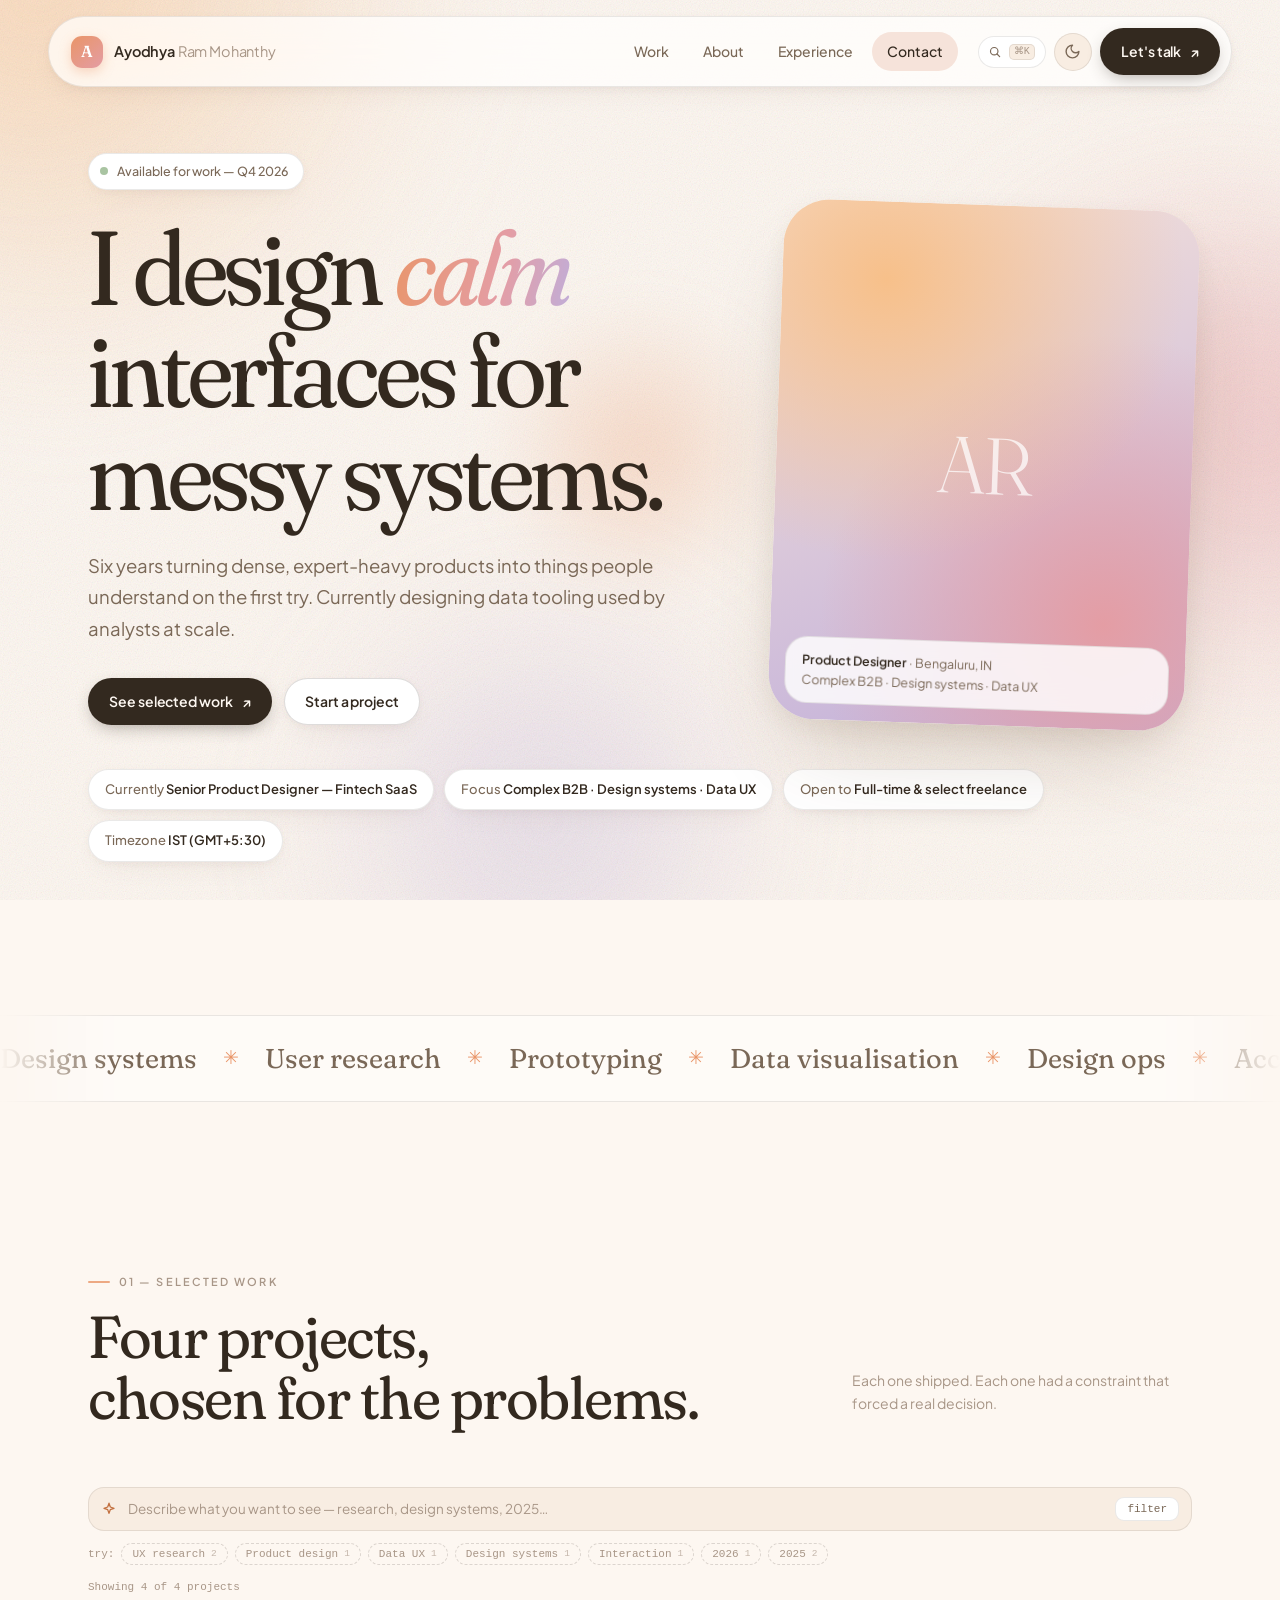
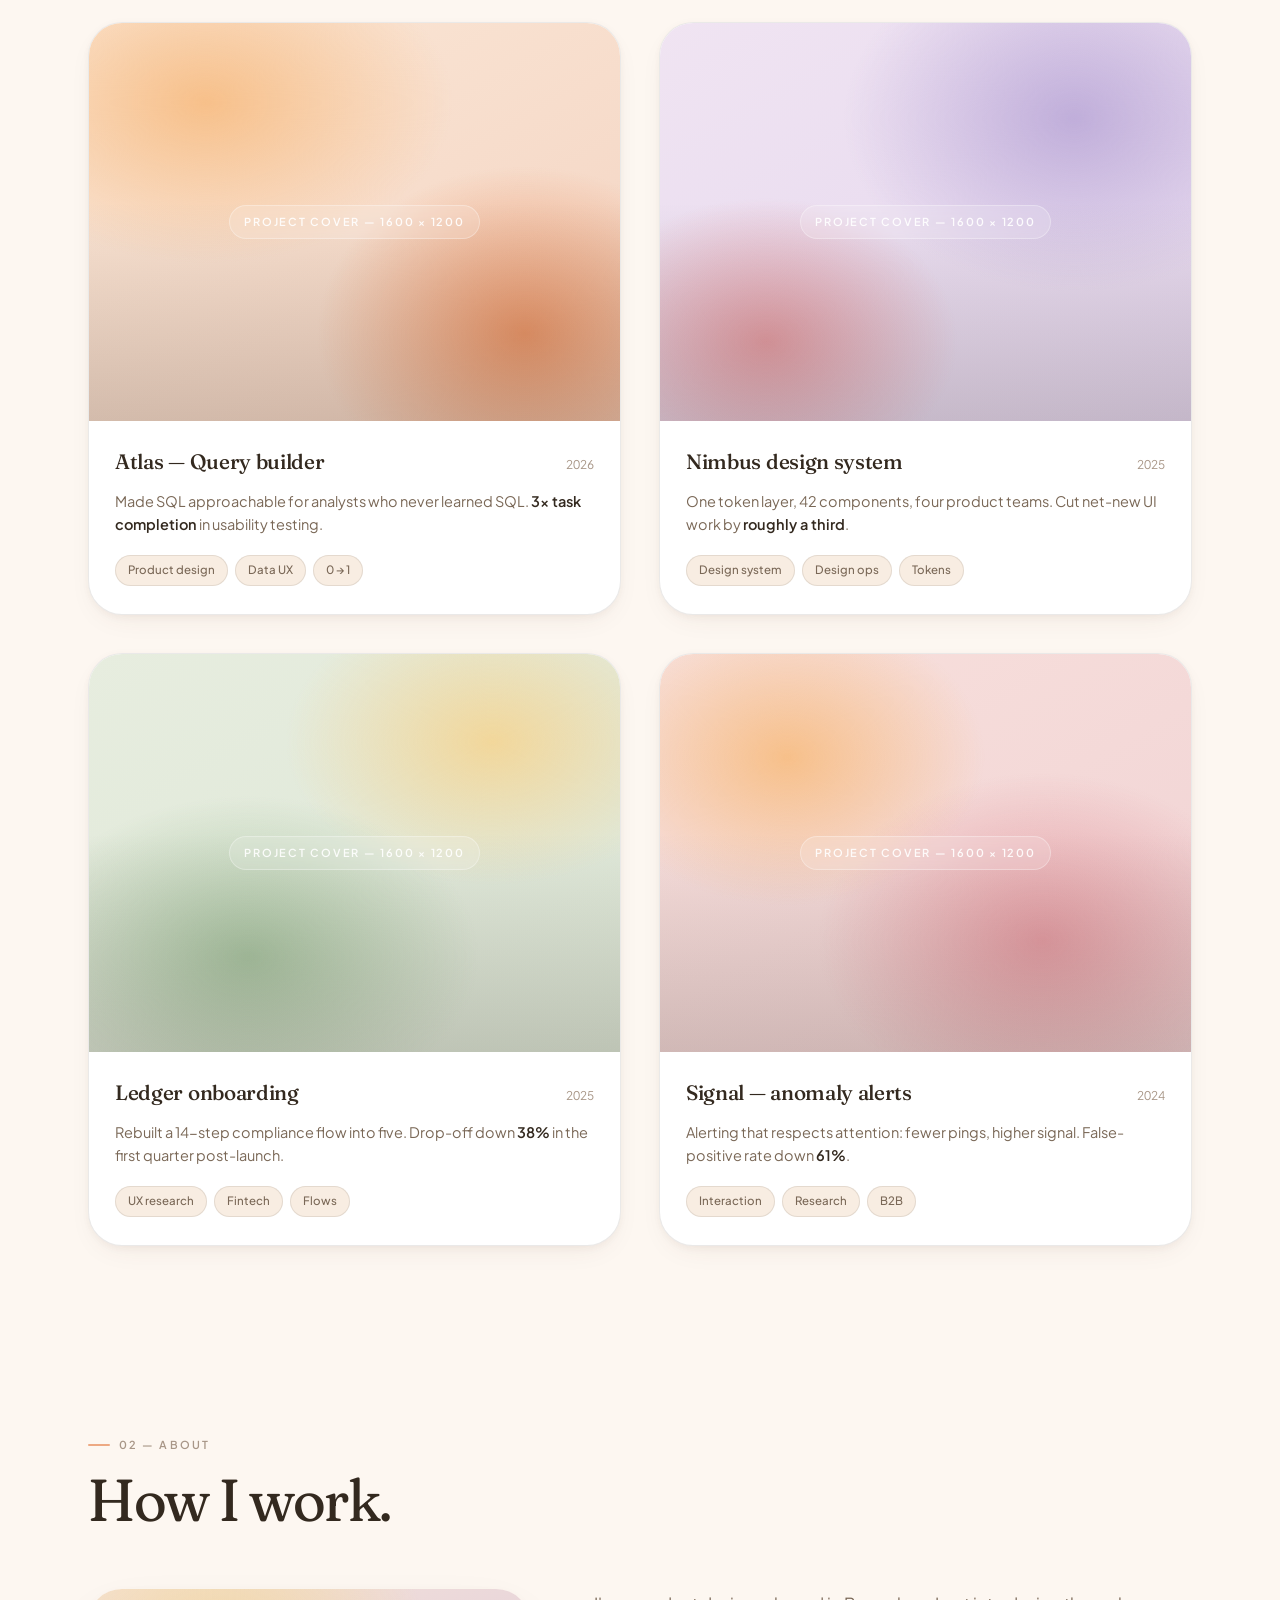
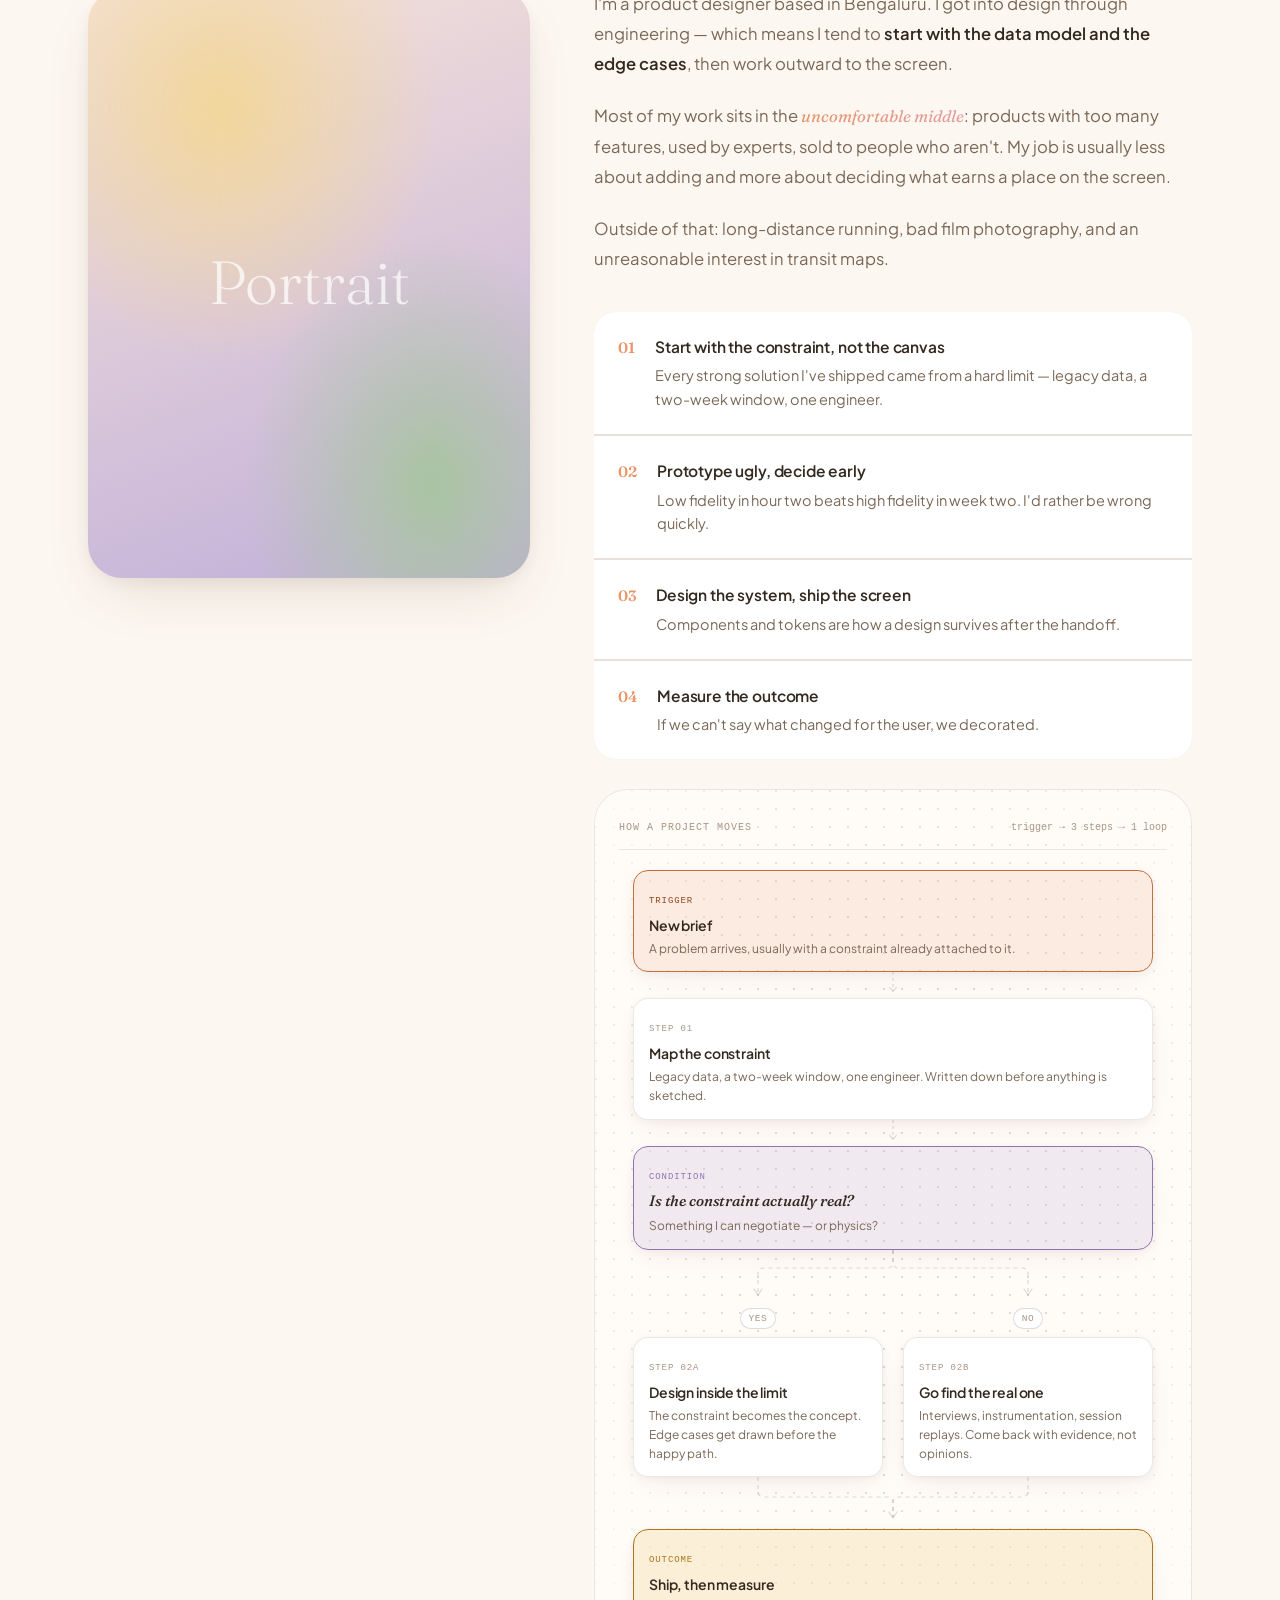
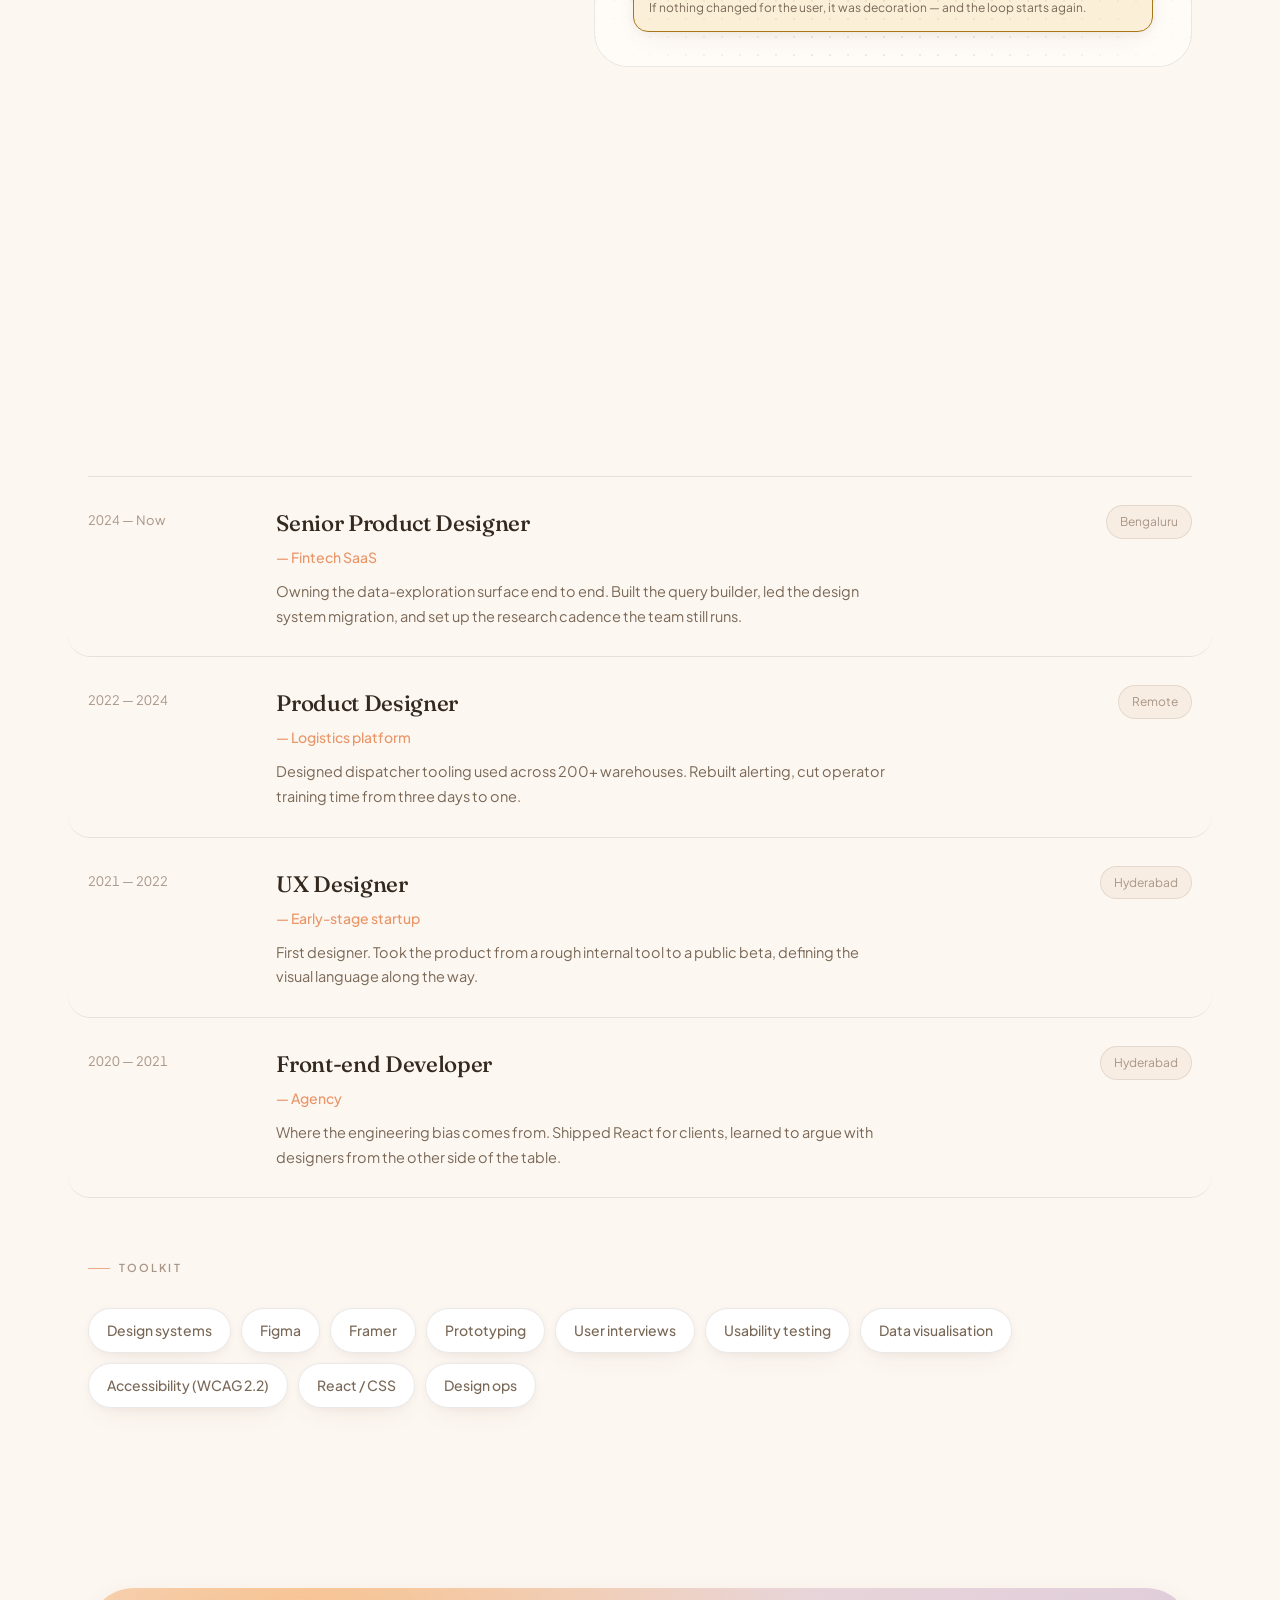
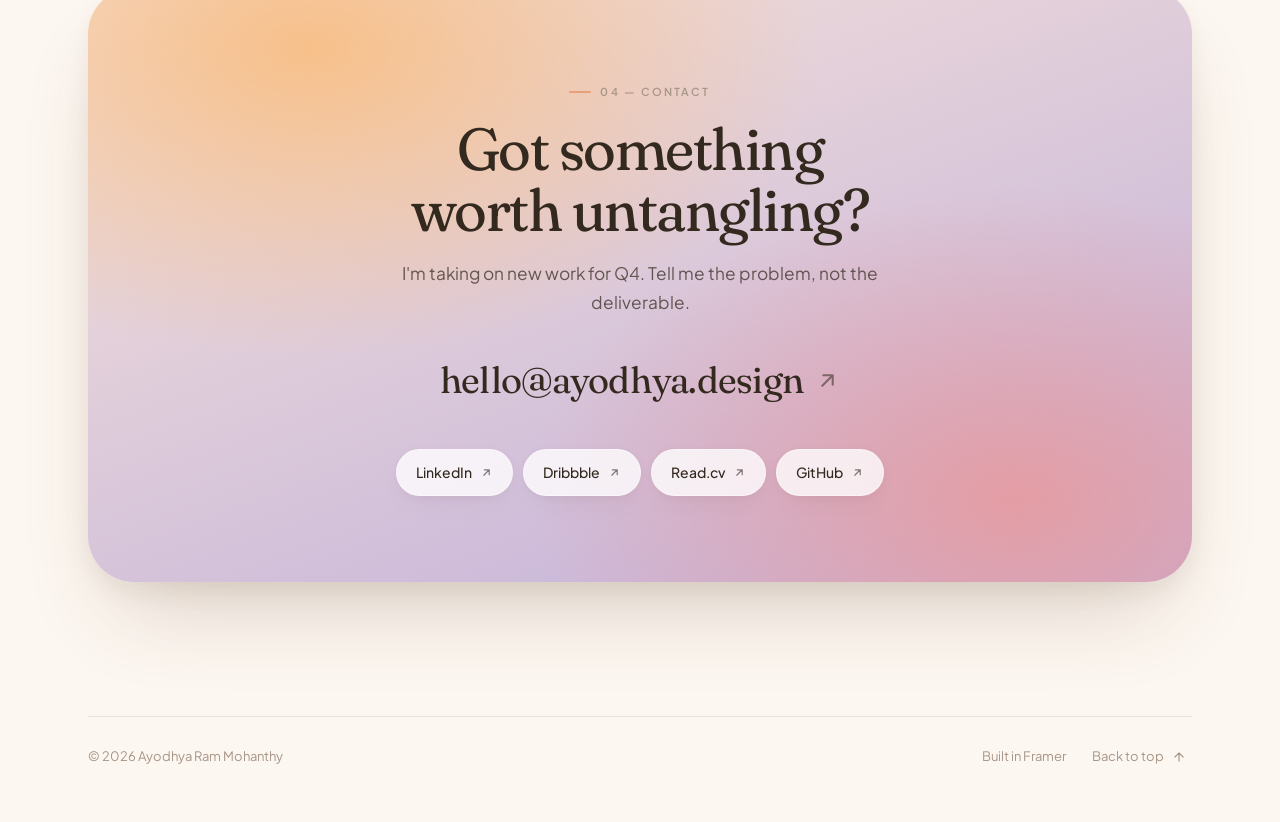
<file: index.html>
<!DOCTYPE html>
<html lang="en" data-theme="day" data-page-node-id="UIx1Y3fJ2wA2jxkAhkRi73">
<head data-page-node-id="20Zs5I4Gk0f472DXcNDImq">
<meta charset="UTF-8" data-page-node-id="HsAlQ1cesDR2ibmPfNN5Nc" />
<meta name="viewport" content="width=device-width, initial-scale=1" data-page-node-id="U4OS4diLFb4qWHomOWHYZe" />
<title>Ayodhya Ram Mohanthy — Product Designer</title>
<meta name="description" content="Product / UX designer building calm, high-clarity interfaces for complex systems. Selected work, experience and contact." data-page-node-id="gapa8cJNradVU7GvSIqzVN" />

<link rel="canonical" href="https://ayodhya.work/" />
<link rel="icon" type="image/svg+xml" href="assets/favicon.svg" />
<link rel="icon" type="image/png" sizes="32x32" href="assets/icon-512.png" />
<link rel="apple-touch-icon" sizes="180x180" href="assets/apple-touch-icon.png" />
<link rel="manifest" href="assets/manifest.webmanifest" />
<meta name="theme-color" content="#FDF7F1" media="(prefers-color-scheme: light)" />
<meta name="theme-color" content="#241C16" media="(prefers-color-scheme: dark)" />
<meta name="color-scheme" content="light dark" />
<meta property="og:type" content="website" />
<meta property="og:site_name" content="Ayodhya Ram Mohanthy" />
<meta property="og:title" content="Ayodhya Ram Mohanthy — Product Designer" />
<meta property="og:description" content="I design calm interfaces for messy systems. Six years of selected work, experience, and contact." />
<meta property="og:url" content="https://ayodhya.work/" />
<meta property="og:image" content="https://ayodhya.work/assets/og-image.png" />
<meta property="og:image:width" content="1200" />
<meta property="og:image:height" content="630" />
<meta property="og:image:alt" content="Ayodhya Ram Mohanthy — Product Designer" />
<meta name="twitter:card" content="summary_large_image" />
<meta name="twitter:title" content="Ayodhya Ram Mohanthy — Product Designer" />
<meta name="twitter:description" content="I design calm interfaces for messy systems. Selected work, experience, and contact." />
<meta name="twitter:image" content="https://ayodhya.work/assets/og-image.png" />

<link rel="preconnect" href="https://fonts.googleapis.com" data-page-node-id="517waa38Qtsou7HJdx3z6n" />
<link rel="preconnect" href="https://fonts.gstatic.com" crossorigin data-page-node-id="YwS4AkAzUnwr8d4TgxjekI" />
<link href="https://fonts.googleapis.com/css2?family=Fraunces:ital,opsz,wght,SOFT,WONK@0,9..144,300..800,0..100,0..1;1,9..144,300..700,0..100,0..1&family=Plus+Jakarta+Sans:wght@300;400;500;600;700&display=swap" rel="stylesheet" data-page-node-id="cGiLwfsLbje50GXVWI4Khn" />

<!-- Beautiful UI components, ported to vanilla — see assets/bui.css + assets/bui.js -->
<link rel="stylesheet" href="assets/bui.css" />
<script src="assets/bui.js" defer></script>
<script>try{if(sessionStorage.getItem('bui:nav')){document.documentElement.className+=' bui-nav-loading';}}catch(e){}</script>

<style>
/* ============================================================
   DESIGN TOKENS — "Soft / Warm Creative"
   Paste these into Framer → Assets → Colors
   ============================================================ */
:root{
  /* surfaces — warm neutrals */
  --cream:      #FDF7F1;
  --cream-2:    #F8EDE2;
  --blush:      #F6E3DA;
  --surface:    #FFFFFF;
  --surface-2:  #FFFBF7;

  /* ink */
  --ink:        #33291F;
  --ink-soft:   #7A6857;
  --ink-faint:  #A89687;

  /* accents — muted, sun-faded */
  --peach:      #E99568;
  --apricot:    #F7C08A;
  --rose:       #E49DA4;
  --sage:       #A9C4A2;
  --lilac:      #C0AEDA;
  --butter:     #F2D79B;

  --line:       rgba(51,41,31,.10);
  --line-2:     rgba(51,41,31,.16);

  --font-display: 'Fraunces', Georgia, 'Times New Roman', serif;
  --font-sans:    'Plus Jakarta Sans', -apple-system, BlinkMacSystemFont, 'Segoe UI', Helvetica, Arial, sans-serif;

  --wrap: 1200px;
  --pad: clamp(20px, 5vw, 48px);

  --r-sm: 14px;
  --r:    22px;
  --r-lg: 34px;
  --r-xl: 46px;

  --shadow-sm: 0 2px 8px rgba(90,60,35,.05), 0 10px 30px -12px rgba(90,60,35,.10);
  --shadow:    0 4px 14px rgba(90,60,35,.06), 0 24px 60px -20px rgba(90,60,35,.18);
  --shadow-lg: 0 8px 24px rgba(90,60,35,.08), 0 48px 90px -30px rgba(90,60,35,.24);

  --ease: cubic-bezier(.22,1,.36,1);
  --ease-soft: cubic-bezier(.4,0,.2,1);
}

/* warm dusk mode */
[data-theme="dusk"]{
  --cream:     #241C16;
  --cream-2:   #2C231B;
  --blush:     #3A2C23;
  --surface:   #302619;
  --surface-2: #362B1F;

  --ink:       #F6EDE3;
  --ink-soft:  #C4AF9E;
  --ink-faint: #93806F;

  --peach:     #F0A97F;
  --apricot:   #F9CB9C;
  --rose:      #EEAEB4;
  --sage:      #B6CFAD;
  --lilac:     #CDBCE4;
  --butter:    #F5DFA9;

  --line:      rgba(246,237,227,.12);
  --line-2:    rgba(246,237,227,.20);

  --shadow-sm: 0 2px 8px rgba(0,0,0,.20), 0 10px 30px -12px rgba(0,0,0,.40);
  --shadow:    0 4px 14px rgba(0,0,0,.24), 0 24px 60px -20px rgba(0,0,0,.50);
  --shadow-lg: 0 8px 24px rgba(0,0,0,.28), 0 48px 90px -30px rgba(0,0,0,.60);
}

*,*::before,*::after{ box-sizing:border-box }
html{ scroll-behavior:smooth; -webkit-text-size-adjust:100% }

body{
  margin:0;
  background:var(--cream);
  color:var(--ink);
  font-family:var(--font-sans);
  font-size:16px;
  line-height:1.65;
  font-weight:400;
  -webkit-font-smoothing:antialiased;
  -moz-osx-font-smoothing:grayscale;
  overflow-x:hidden;
  transition:background .6s var(--ease-soft), color .6s var(--ease-soft);
}

/* ---------- ambient layer: soft drifting blobs ---------- */
.ambient{ position:fixed; inset:0; z-index:0; pointer-events:none; overflow:hidden }
.blob{
  position:absolute; border-radius:50%;
  filter:blur(70px);
  opacity:.55;
  will-change:transform;
}
.blob.b1{ width:640px; height:640px; top:-220px; left:-160px;
  background:radial-gradient(circle at 30% 30%, var(--apricot), transparent 68%);
  animation:drift1 26s var(--ease-soft) infinite alternate }
.blob.b2{ width:560px; height:560px; top:22%; right:-200px;
  background:radial-gradient(circle at 60% 40%, var(--rose), transparent 68%);
  animation:drift2 32s var(--ease-soft) infinite alternate }
.blob.b3{ width:520px; height:520px; bottom:-180px; left:22%;
  background:radial-gradient(circle at 50% 50%, var(--lilac), transparent 68%);
  opacity:.40;
  animation:drift3 29s var(--ease-soft) infinite alternate }
@keyframes drift1{ from{transform:translate(0,0) scale(1)} to{transform:translate(90px,70px) scale(1.14)} }
@keyframes drift2{ from{transform:translate(0,0) scale(1.05)} to{transform:translate(-80px,90px) scale(.9)} }
@keyframes drift3{ from{transform:translate(0,0) scale(.95)} to{transform:translate(70px,-80px) scale(1.12)} }

/* ---------- paper grain ---------- */
.grain{
  position:fixed; inset:0; z-index:1; pointer-events:none;
  opacity:.32; mix-blend-mode:multiply;
  background-image:url("data:image/svg+xml,%3Csvg xmlns='http://www.w3.org/2000/svg' width='180' height='180'%3E%3Cfilter id='n'%3E%3CfeTurbulence type='fractalNoise' baseFrequency='.85' numOctaves='4' stitchTiles='stitch'/%3E%3C/filter%3E%3Crect width='180' height='180' filter='url(%23n)' opacity='.5'/%3E%3C/svg%3E");
}
[data-theme="dusk"] .grain{ mix-blend-mode:overlay; opacity:.18 }

/* ---------- soft cursor glow ---------- */
.cursor{
  position:fixed; top:0; left:0; z-index:2;
  width:340px; height:340px; margin:-170px 0 0 -170px;
  border-radius:50%; pointer-events:none;
  background:radial-gradient(circle, rgba(233,149,104,.30), transparent 62%);
  filter:blur(26px);
  opacity:0; transform:scale(.6);
  transition:opacity .5s var(--ease-soft);
  will-change:transform;
}
@media (hover:hover) and (pointer:fine){ .cursor{ opacity:1 } }

a{ color:inherit; text-decoration:none }
img{ max-width:100%; display:block }
::selection{ background:var(--peach); color:#fff }

:focus-visible{ outline:2.5px solid var(--peach); outline-offset:3px; border-radius:6px }

.wrap{ width:100%; max-width:var(--wrap); margin:0 auto; padding:0 var(--pad); position:relative; z-index:3 }

/* ============================================================
   TYPE
   ============================================================ */
.display{
  font-family:var(--font-display);
  font-weight:400;
  font-size:clamp(2.7rem, 8.2vw, 6.6rem);
  line-height:.98;
  letter-spacing:-.03em;
  margin:0;
  font-variation-settings:'SOFT' 60, 'WONK' 1;
}
.h1{
  font-family:var(--font-display);
  font-weight:400;
  font-size:clamp(2rem, 5.2vw, 3.7rem);
  line-height:1.03; letter-spacing:-.025em; margin:0;
  font-variation-settings:'SOFT' 60, 'WONK' 1;
}
.h2{
  font-family:var(--font-display);
  font-weight:500;
  font-size:clamp(1.3rem, 2.4vw, 1.85rem);
  line-height:1.2; letter-spacing:-.015em; margin:0;
}
.lead{ font-size:clamp(1.02rem, 1.45vw, 1.22rem); color:var(--ink-soft); line-height:1.68; font-weight:400 }
.body{ color:var(--ink-soft); line-height:1.75 }

.eyebrow{
  font-size:11px; font-weight:600; letter-spacing:.19em;
  text-transform:uppercase; color:var(--ink-faint);
  display:inline-flex; align-items:center; gap:9px;
}
.eyebrow::before{
  content:""; width:22px; height:1.5px; border-radius:2px;
  background:var(--peach); opacity:.8;
}
.italic{ font-family:var(--font-display); font-style:italic; font-weight:400 }

/* ============================================================
   NAV
   ============================================================ */
.nav-shell{ position:fixed; top:0; left:0; right:0; z-index:60; padding:16px var(--pad) 0; pointer-events:none }
.nav{
  pointer-events:auto;
  max-width:var(--wrap); margin:0 auto;
  display:flex; align-items:center; gap:20px;
  padding:11px 11px 11px 22px;
  border-radius:100px;
  background:color-mix(in srgb, var(--surface) 72%, transparent);
  backdrop-filter:blur(20px) saturate(150%);
  -webkit-backdrop-filter:blur(20px) saturate(150%);
  border:1px solid var(--line);
  box-shadow:var(--shadow-sm);
  transition:box-shadow .4s var(--ease), background .4s var(--ease);
}
.nav.scrolled{ box-shadow:var(--shadow) }

.brand{ display:flex; align-items:center; gap:11px; font-weight:600; letter-spacing:-.01em; margin-right:auto }
.brand-mark{
  width:32px; height:32px; border-radius:11px;
  display:grid; place-items:center;
  font-family:var(--font-display); font-weight:600; font-size:16px; color:#fff;
  background:linear-gradient(140deg, var(--peach), var(--rose));
  box-shadow:0 4px 12px rgba(233,149,104,.35);
  flex:none;
}
.brand-name{ font-size:14.5px }
.brand-name span{ color:var(--ink-faint); font-weight:400 }

.nav-links{ display:flex; gap:4px }
.nav-links a{
  padding:8px 15px; border-radius:100px; font-size:14px; font-weight:500;
  color:var(--ink-soft); position:relative;
  transition:color .3s var(--ease), background .3s var(--ease);
}
.nav-links a:hover{ color:var(--ink); background:var(--blush) }
.nav-links a.active{ color:var(--ink); background:var(--blush) }

.nav-actions{ display:flex; align-items:center; gap:8px }

.icon-btn{
  width:38px; height:38px; border-radius:50%; flex:none;
  display:grid; place-items:center; cursor:pointer;
  background:var(--cream-2); border:1px solid var(--line);
  color:var(--ink-soft);
  transition:transform .35s var(--ease), background .3s var(--ease), color .3s var(--ease);
}
.icon-btn:hover{ transform:rotate(-12deg) scale(1.08); color:var(--ink) }
.icon-btn svg{ width:17px; height:17px }

.btn{
  display:inline-flex; align-items:center; gap:9px;
  padding:11px 20px; border-radius:100px;
  font-size:14px; font-weight:600; letter-spacing:-.005em;
  border:1px solid transparent; cursor:pointer;
  transition:transform .35s var(--ease), box-shadow .35s var(--ease), background .3s var(--ease), color .3s var(--ease);
  will-change:transform;
}
.btn-primary{
  background:var(--ink); color:var(--cream);
  box-shadow:0 6px 18px -6px rgba(51,41,31,.45);
}
.btn-primary:hover{ transform:translateY(-2px); box-shadow:0 12px 28px -8px rgba(51,41,31,.5) }
.btn-ghost{
  background:var(--surface); color:var(--ink); border-color:var(--line-2);
  box-shadow:var(--shadow-sm);
}
.btn-ghost:hover{ transform:translateY(-2px); background:var(--surface-2) }
.btn .arw{ transition:transform .35s var(--ease) }
.btn:hover .arw{ transform:translate(3px,-3px) }

.burger{ display:none }

/* ============================================================
   HERO
   ============================================================ */
.hero{ padding:clamp(120px,17vh,190px) 0 clamp(60px,9vh,100px); position:relative }

.pill{
  display:inline-flex; align-items:center; gap:9px;
  padding:7px 15px 7px 11px; border-radius:100px;
  background:var(--surface); border:1px solid var(--line);
  box-shadow:var(--shadow-sm);
  font-size:12.5px; font-weight:500; color:var(--ink-soft);
  margin-bottom:26px;
}
.dot{
  width:8px; height:8px; border-radius:50%; background:var(--sage); flex:none;
  box-shadow:0 0 0 0 rgba(169,196,162,.7);
  animation:pulse 2.4s var(--ease-soft) infinite;
}
@keyframes pulse{
  0%{ box-shadow:0 0 0 0 rgba(169,196,162,.65) }
  70%{ box-shadow:0 0 0 9px rgba(169,196,162,0) }
  100%{ box-shadow:0 0 0 0 rgba(169,196,162,0) }
}

.hero-grid{ display:grid; grid-template-columns:1.35fr .9fr; gap:clamp(30px,5vw,64px); align-items:end }
.hero h1{ margin-bottom:26px }
.hero h1 em{
  font-style:italic; font-weight:400;
  background:linear-gradient(100deg, var(--peach), var(--rose) 60%, var(--lilac));
  -webkit-background-clip:text; background-clip:text; color:transparent;
}
.hero-lead{ max-width:50ch; margin-bottom:34px }
.hero-cta{ display:flex; flex-wrap:wrap; gap:12px }

/* portrait card */
.portrait{
  position:relative; border-radius:var(--r-xl);
  overflow:hidden; aspect-ratio:4/5;
  background:
    radial-gradient(120% 90% at 25% 15%, var(--apricot), transparent 60%),
    radial-gradient(110% 90% at 80% 80%, var(--rose), transparent 62%),
    linear-gradient(160deg, var(--blush), var(--lilac));
  box-shadow:var(--shadow-lg);
  display:grid; place-items:center;
  transform:rotate(2deg);
  transition:transform .7s var(--ease);
}
.portrait:hover{ transform:rotate(0deg) scale(1.015) }
.portrait-tag{
  position:absolute; left:16px; bottom:16px; right:16px;
  padding:12px 16px; border-radius:var(--r);
  background:color-mix(in srgb, var(--surface) 82%, transparent);
  backdrop-filter:blur(14px); -webkit-backdrop-filter:blur(14px);
  border:1px solid var(--line);
  font-size:12.5px; color:var(--ink-soft);
}
.portrait-tag b{ color:var(--ink); font-weight:600 }
.portrait-initials{
  font-family:var(--font-display); font-size:clamp(3rem,7vw,5rem);
  color:color-mix(in srgb, #fff 72%, transparent);
  letter-spacing:-.03em; font-weight:300;
}

/* floating stat chips */
.chips{ display:flex; flex-wrap:wrap; gap:10px; margin-top:44px }
.chip{
  padding:9px 16px; border-radius:100px;
  background:var(--surface); border:1px solid var(--line);
  box-shadow:var(--shadow-sm);
  font-size:13px; font-weight:500; color:var(--ink-soft);
  transition:transform .4s var(--ease), box-shadow .4s var(--ease);
}
.chip:hover{ transform:translateY(-3px); box-shadow:var(--shadow) }
.chip b{ color:var(--ink); font-weight:600 }

/* ============================================================
   MARQUEE
   ============================================================ */
.marquee{
  margin:clamp(50px,8vh,90px) 0;
  padding:20px 0; overflow:hidden; position:relative;
  border-top:1px solid var(--line); border-bottom:1px solid var(--line);
  background:color-mix(in srgb, var(--surface) 45%, transparent);
  -webkit-mask-image:linear-gradient(90deg,transparent,#000 9%,#000 91%,transparent);
  mask-image:linear-gradient(90deg,transparent,#000 9%,#000 91%,transparent);
}
.marquee-track{ display:flex; width:max-content; animation:slide 34s linear infinite }
.marquee:hover .marquee-track{ animation-play-state:paused }
@keyframes slide{ to{ transform:translateX(-50%) } }
.marquee-item{
  display:flex; align-items:center; gap:26px; padding-right:26px;
  font-family:var(--font-display); font-size:clamp(1.15rem,2.2vw,1.7rem);
  font-weight:400; color:var(--ink-soft); white-space:nowrap;
  font-variation-settings:'SOFT' 60;
}
.marquee-item i{ color:var(--peach); font-style:normal; font-size:.7em }

/* ============================================================
   SECTIONS
   ============================================================ */
section{ position:relative }
.sec{ padding:clamp(64px,10vh,120px) 0 }
.sec-head{ display:flex; align-items:flex-end; justify-content:space-between; gap:28px; margin-bottom:clamp(34px,5vw,58px); flex-wrap:wrap }
.sec-head .eyebrow{ margin-bottom:16px }
.sec-note{ font-size:14px; color:var(--ink-faint); max-width:34ch }

/* ============================================================
   WORK
   ============================================================ */
.work-grid{ display:grid; grid-template-columns:1fr 1fr; gap:clamp(22px,3vw,38px) }
.work-grid > *:nth-child(even){ transform:translateY(clamp(0px,4vw,54px)) }

.card{
  display:block; border-radius:var(--r-lg); overflow:hidden;
  background:var(--surface); border:1px solid var(--line);
  box-shadow:var(--shadow-sm);
  transition:transform .55s var(--ease), box-shadow .55s var(--ease);
  will-change:transform;
}
.card:hover{ box-shadow:var(--shadow-lg) }

.cover{
  position:relative; aspect-ratio:4/3; overflow:hidden;
  display:grid; place-items:center;
}
.cover::after{
  content:""; position:absolute; inset:0;
  background:linear-gradient(180deg, transparent 45%, rgba(51,41,31,.18));
}
.cover-label{
  position:relative; z-index:2; font-size:11px; font-weight:600;
  letter-spacing:.16em; text-transform:uppercase;
  color:rgba(255,255,255,.9);
  padding:7px 14px; border-radius:100px;
  background:rgba(255,255,255,.16);
  border:1px solid rgba(255,255,255,.3);
  backdrop-filter:blur(6px); -webkit-backdrop-filter:blur(6px);
}
.cover-art{
  position:absolute; inset:0;
  transition:transform .9s var(--ease);
}
.card:hover .cover-art{ transform:scale(1.06) }

/* soft geometric cover artwork */
.art-1{ background:
  radial-gradient(75% 65% at 22% 20%, var(--apricot), transparent 62%),
  radial-gradient(65% 70% at 82% 78%, var(--peach), transparent 60%),
  linear-gradient(150deg, #FBE7D6, #F3D3C2) }
.art-2{ background:
  radial-gradient(70% 70% at 78% 24%, var(--lilac), transparent 62%),
  radial-gradient(60% 60% at 20% 80%, var(--rose), transparent 60%),
  linear-gradient(150deg, #F0E4F2, #E4D6EE) }
.art-3{ background:
  radial-gradient(70% 65% at 30% 76%, var(--sage), transparent 62%),
  radial-gradient(65% 60% at 76% 22%, var(--butter), transparent 60%),
  linear-gradient(150deg, #E7EDDF, #DCE6D6) }
.art-4{ background:
  radial-gradient(68% 68% at 72% 72%, var(--rose), transparent 62%),
  radial-gradient(62% 62% at 24% 26%, var(--apricot), transparent 60%),
  linear-gradient(150deg, #F8E0DC, #F0D2D4) }

.cover-badge{
  position:absolute; z-index:2; right:16px; top:16px;
  width:42px; height:42px; border-radius:50%;
  display:grid; place-items:center;
  background:var(--surface); color:var(--ink);
  box-shadow:var(--shadow-sm);
  opacity:0; transform:scale(.6) rotate(-25deg);
  transition:opacity .45s var(--ease), transform .45s var(--ease);
}
.card:hover .cover-badge{ opacity:1; transform:scale(1) rotate(0deg) }
.cover-badge svg{ width:16px; height:16px }

.card-body{ padding:24px 26px 28px }
.card-top{ display:flex; align-items:baseline; justify-content:space-between; gap:14px; margin-bottom:10px }
.card-title{ font-family:var(--font-display); font-size:1.3rem; font-weight:500; letter-spacing:-.015em; margin:0 }
.card-year{ font-size:12px; color:var(--ink-faint); font-variant-numeric:tabular-nums; flex:none }
.card-desc{ font-size:14.5px; color:var(--ink-soft); line-height:1.65; margin:0 0 18px; max-width:44ch }
.card-desc b{ color:var(--ink); font-weight:600 }

.tags{ display:flex; flex-wrap:wrap; gap:7px }
.tag{
  font-size:11.5px; font-weight:500; padding:5px 12px; border-radius:100px;
  background:var(--cream-2); color:var(--ink-soft); border:1px solid var(--line);
}

/* ============================================================
   ABOUT
   ============================================================ */
.about-grid{ display:grid; grid-template-columns:.85fr 1.15fr; gap:clamp(28px,5vw,64px); align-items:start }
.about-portrait{
  border-radius:var(--r-lg); overflow:hidden; aspect-ratio:3/4;
  background:
    radial-gradient(80% 70% at 30% 20%, var(--butter), transparent 62%),
    radial-gradient(70% 70% at 78% 84%, var(--sage), transparent 60%),
    linear-gradient(160deg, var(--blush), var(--lilac));
  box-shadow:var(--shadow); position:relative;
  display:grid; place-items:center;
}
.about-portrait span{
  font-family:var(--font-display); font-size:clamp(2.6rem,5vw,3.8rem);
  color:rgba(255,255,255,.72); font-weight:300;
}
.about-copy{ font-size:clamp(1rem,1.3vw,1.1rem); color:var(--ink-soft); line-height:1.8 }
.about-copy p{ margin:0 0 22px }
.about-copy strong{ color:var(--ink); font-weight:600 }
.about-copy em{
  font-family:var(--font-display); font-style:italic;
  background:linear-gradient(100deg,var(--peach),var(--rose));
  -webkit-background-clip:text; background-clip:text; color:transparent;
}

.principles{ margin-top:38px; display:grid; gap:2px; border-radius:var(--r); overflow:hidden; background:var(--line) }
.principle{
  background:var(--surface); padding:22px 24px;
  display:grid; grid-template-columns:auto 1fr; gap:20px; align-items:start;
  transition:background .35s var(--ease);
}
.principle:hover{ background:var(--surface-2) }
.principle-num{
  font-family:var(--font-display); font-size:15px; font-weight:600;
  color:var(--peach); padding-top:2px; font-variant-numeric:tabular-nums;
}
.principle h3{ margin:0 0 5px; font-size:15.5px; font-weight:600; letter-spacing:-.01em }
.principle p{ margin:0; font-size:14.5px; color:var(--ink-soft); line-height:1.65 }

/* ============================================================
   EXPERIENCE
   ============================================================ */
.timeline{ border-top:1px solid var(--line) }
.role{
  display:grid; grid-template-columns:150px 1fr auto; gap:clamp(16px,3vw,40px);
  align-items:start; padding:28px 20px; margin:0 -20px;
  border-bottom:1px solid var(--line); border-radius:var(--r);
  transition:background .4s var(--ease), padding-left .4s var(--ease);
}
.role:hover{ background:var(--surface); padding-left:28px }
.role-year{ font-size:13px; color:var(--ink-faint); font-variant-numeric:tabular-nums; padding-top:5px; white-space:nowrap }
.role-title{ font-family:var(--font-display); font-size:clamp(1.1rem,1.9vw,1.4rem); font-weight:500; letter-spacing:-.015em; margin:0 0 4px }
.role-co{ font-size:14px; color:var(--peach); font-weight:500; margin:0 0 10px }
.role-desc{ font-size:14.5px; color:var(--ink-soft); line-height:1.7; margin:0; max-width:56ch }
.role-loc{
  font-size:12px; color:var(--ink-faint); padding:6px 13px; border-radius:100px;
  background:var(--cream-2); border:1px solid var(--line); white-space:nowrap;
}

/* ============================================================
   TOOLKIT
   ============================================================ */
.toolkit{ display:flex; flex-wrap:wrap; gap:10px; margin-top:8px }
.tool{
  padding:10px 18px; border-radius:100px; font-size:14px; font-weight:500;
  background:var(--surface); border:1px solid var(--line); color:var(--ink-soft);
  box-shadow:var(--shadow-sm);
  transition:transform .4s var(--ease), background .3s var(--ease), color .3s var(--ease);
  cursor:default;
}
.tool:hover{ transform:translateY(-3px) rotate(-1deg); background:var(--ink); color:var(--cream); border-color:var(--ink) }

/* ============================================================
   CONTACT
   ============================================================ */
.contact{
  border-radius:var(--r-xl); padding:clamp(44px,7vw,86px) clamp(26px,5vw,64px);
  text-align:center; position:relative; overflow:hidden;
  background:
    radial-gradient(80% 90% at 20% 10%, var(--apricot), transparent 58%),
    radial-gradient(75% 90% at 84% 86%, var(--rose), transparent 58%),
    linear-gradient(160deg, var(--blush), var(--lilac));
  box-shadow:var(--shadow-lg);
}
.contact h2{ margin-bottom:18px }
.contact p{ margin:0 auto 34px; max-width:44ch; color:color-mix(in srgb, var(--ink) 72%, transparent); font-size:clamp(1rem,1.35vw,1.12rem) }

.email{
  display:inline-flex; align-items:center; gap:12px;
  font-family:var(--font-display); font-size:clamp(1.3rem,3.4vw,2.3rem);
  font-weight:400; letter-spacing:-.02em; margin-bottom:34px;
  position:relative; padding-bottom:4px;
}
.email::after{
  content:""; position:absolute; left:0; right:0; bottom:0; height:2px;
  background:currentColor; border-radius:2px;
  transform:scaleX(0); transform-origin:left;
  transition:transform .55s var(--ease);
}
.email:hover::after{ transform:scaleX(1) }
.email svg{ width:.68em; height:.68em; opacity:.55; transition:transform .45s var(--ease) }
.email:hover svg{ transform:translate(4px,-4px) }

.socials{ display:flex; flex-wrap:wrap; justify-content:center; gap:10px }
.social{
  display:inline-flex; align-items:center; gap:8px;
  padding:11px 19px; border-radius:100px;
  background:color-mix(in srgb, var(--surface) 78%, transparent);
  backdrop-filter:blur(12px); -webkit-backdrop-filter:blur(12px);
  border:1px solid rgba(255,255,255,.4);
  font-size:14px; font-weight:500;
  box-shadow:var(--shadow-sm);
  transition:transform .4s var(--ease), box-shadow .4s var(--ease);
}
.social:hover{ transform:translateY(-3px); box-shadow:var(--shadow) }
.social svg{ width:13px; height:13px; opacity:.6 }

/* ============================================================
   FOOTER
   ============================================================ */
footer{ padding:44px 0 54px; position:relative }
.footer-inner{
  display:flex; justify-content:space-between; align-items:center;
  gap:20px; flex-wrap:wrap;
  padding-top:28px; border-top:1px solid var(--line);
  font-size:13px; color:var(--ink-faint);
}
.footer-inner a:hover{ color:var(--ink) }
.to-top{
  display:inline-flex; align-items:center; gap:8px; cursor:pointer;
  background:none; border:none; font:inherit; color:inherit;
  transition:color .3s var(--ease);
}
.to-top:hover{ color:var(--ink) }
.to-top svg{ width:14px; height:14px }

/* ============================================================
   REVEAL
   ============================================================ */
[data-reveal]{ opacity:0; transform:translateY(22px) }
[data-reveal].in{
  opacity:1; transform:none;
  transition:opacity .85s var(--ease), transform .85s var(--ease);
  transition-delay:var(--d, 0ms);
}

/* ============================================================
   RESPONSIVE
   ============================================================ */
@media (max-width: 1024px){
  .hero-grid{ grid-template-columns:1fr 1fr }
  .about-grid{ grid-template-columns:1fr }
  .about-portrait{ max-width:340px }
}
@media (max-width: 860px){
  .nav-links{ display:none }
  .burger{ display:grid }
  .hero-grid{ grid-template-columns:1fr; gap:38px; align-items:start }
  .portrait{ max-width:300px; aspect-ratio:1/1; border-radius:var(--r-lg) }
  .work-grid{ grid-template-columns:1fr }
  .work-grid > *:nth-child(even){ transform:none }
  .role{ grid-template-columns:1fr; gap:8px }
  .role-year{ padding-top:0 }
  .role-loc{ justify-self:start }
}
@media (max-width: 560px){
  .brand-name span{ display:none }
  .sec-head{ align-items:flex-start }
  .card-body{ padding:20px 20px 24px }
}

/* mobile menu */
.sheet{
  position:fixed; inset:0; z-index:55;
  background:color-mix(in srgb, var(--cream) 92%, transparent);
  backdrop-filter:blur(22px); -webkit-backdrop-filter:blur(22px);
  display:flex; flex-direction:column; justify-content:center; gap:6px;
  padding:0 var(--pad);
  opacity:0; visibility:hidden;
  transition:opacity .45s var(--ease), visibility .45s var(--ease);
}
.sheet.open{ opacity:1; visibility:visible }
.sheet a{
  font-family:var(--font-display); font-size:2.3rem; font-weight:400;
  letter-spacing:-.02em; padding:10px 0;
  border-bottom:1px solid var(--line);
  opacity:0; transform:translateY(16px);
  transition:opacity .5s var(--ease), transform .5s var(--ease);
}
.sheet.open a{ opacity:1; transform:none }
.sheet.open a:nth-child(1){ transition-delay:.06s }
.sheet.open a:nth-child(2){ transition-delay:.12s }
.sheet.open a:nth-child(3){ transition-delay:.18s }
.sheet.open a:nth-child(4){ transition-delay:.24s }

@media (prefers-reduced-motion: reduce){
  *,*::before,*::after{ animation-duration:.01ms !important; animation-iteration-count:1 !important; transition-duration:.01ms !important; scroll-behavior:auto !important }
  [data-reveal]{ opacity:1; transform:none }
  .cursor{ display:none }
}
</style>
</head>

<body data-page-node-id="0wCtXQP5UeejZ1Rlbmzm8z">

<!-- BUI 01 — Loading state: painted before the page finishes parsing,
     so it covers a real navigation instead of flashing on the way out -->
<div class="bui-loader" id="buiBootLoader" style="display:none" role="status" aria-live="polite">
  <div class="bui-loader__box">
    <div class="bui-loader__top">
      <span class="bui-loader__ring" aria-hidden="true"><i></i></span>
      <p class="bui-loader__phase">Loading…</p>
    </div>
    <div class="bui-loader__bars" aria-hidden="true">
      <div class="bui-loader__bar" style="width:100%"><i></i></div>
      <div class="bui-loader__bar" style="width:92%"><i></i></div>
      <div class="bui-loader__bar" style="width:78%"><i></i></div>
      <div class="bui-loader__bar" style="width:56%"><i></i></div>
    </div>
    <p class="bui-loader__note">Layout stays put while the page spins up.</p>
  </div>
</div>

<!-- ambient background -->
<div class="ambient" aria-hidden="true" data-page-node-id="rXWomKyRB5lfiV24RGEx3X">
  <div class="blob b1" data-page-node-id="ubo168l7EHxjFzPQEcx0HR"></div>
  <div class="blob b2" data-page-node-id="YnEc0uQrrQkgAVy1XLQsAL"></div>
  <div class="blob b3" data-page-node-id="Dc1pcEh6vKoFcBszOMtuut"></div>
</div>
<div class="grain" aria-hidden="true" data-page-node-id="GwJBRJDctoVn4f7NkhkzTy"></div>
<div class="cursor" id="cursor" aria-hidden="true" data-page-node-id="7MrpWIvJb5HVw9liuuSEQd"></div>

<!-- ============================ NAV ============================ -->
<div class="nav-shell" data-page-node-id="IU1Yr8cSvgaMXQ7WFVtb00">
  <nav class="nav" id="nav" data-page-node-id="3qcUr71jEDQ55ibZp3ATmJ">
    <a class="brand" href="#top" data-page-node-id="uO4IGnCPIgmuG2QDegEiQ2">
      <span class="brand-mark" data-page-node-id="Ec7yDra5YoHOzSStLdH8C1">A</span>
      <span class="brand-name" data-page-node-id="E9NkEwlBBuGvriUXre7KuU">Ayodhya <span data-page-node-id="In7Uc97dxXU3YMS8F30553">Ram Mohanthy</span></span>
    </a>

    <div class="nav-links" data-page-node-id="5JgSjDNrnYV4aEYfIr4V44">
      <a href="#work" data-page-node-id="SAsrs2vj0XpDZmp7XZCR3J">Work</a>
      <a href="#about" data-page-node-id="bKczeOCwTC0gpAhA1KIxBG">About</a>
      <a href="#experience" data-page-node-id="LkxCamP0FK9uBBDJ5KAoBL">Experience</a>
      <a href="#contact" data-page-node-id="BjjeAEPGizbMRQKz72G6BJ">Contact</a>
    </div>

    <div class="nav-actions" data-page-node-id="f1cSi4xalB4p4ydOVlscpT">
      <button class="bui-kbtn" id="buiKbtn" type="button" aria-label="Open command palette" title="Search — ⌘K">
        <svg viewBox="0 0 18 18" fill="none" aria-hidden="true"><circle cx="8" cy="8" r="4.8" stroke="currentColor" stroke-width="1.5"/><path d="M11.6 11.6 15 15" stroke="currentColor" stroke-width="1.5" stroke-linecap="round"/></svg>
        <kbd>&#8984;K</kbd>
      </button>
      <button class="icon-btn" id="themeBtn" aria-label="Toggle warm dusk mode" title="Toggle warm dusk mode" data-page-node-id="RoOvkuwT5yT4kfDyYvSik1">
        <svg viewBox="0 0 24 24" fill="none" stroke="currentColor" stroke-width="2" stroke-linecap="round" stroke-linejoin="round" data-page-node-id="KBFT554GSqL3a7WZC8wYGf">
          <path d="M12 3a6 6 0 0 0 9 9 9 9 0 1 1-9-9Z" data-page-node-id="LZlAO1zzhkva7GlPHVwSnf"/>
        </svg>
      </button>
      <a class="btn btn-primary" href="#contact" data-page-node-id="8UvrfiHGYDxHHRMy8GTABw">Let's talk <span class="arw" data-page-node-id="v6dFb03ynBRVUSZXndWiFl">↗</span></a>
      <button class="icon-btn burger" id="burger" aria-label="Open menu" aria-expanded="false" data-page-node-id="02GnkcV61ofeg6vnb9ZKHo">
        <svg viewBox="0 0 24 24" fill="none" stroke="currentColor" stroke-width="2" stroke-linecap="round" data-page-node-id="Kqu7Oe4i7YIxBueGsdSDk5">
          <path d="M4 7h16M4 12h16M4 17h16" data-page-node-id="J8YPU1Iqa1OsPvy11kEBXp"/>
        </svg>
      </button>
    </div>
  </nav>
</div>

<!-- mobile menu -->
<div class="sheet" id="sheet" data-page-node-id="j0XMxubtzP51eqju5ckh73">
  <a href="#work" data-page-node-id="qSMEpN9e9FMSYDAxtPwyF4">Work</a>
  <a href="#about" data-page-node-id="7Y6W25cqMqH8DWIxd0QO43">About</a>
  <a href="#experience" data-page-node-id="BfR3sCHkCGBj7BM3ClUvGF">Experience</a>
  <a href="#contact" data-page-node-id="dkJ1qsKtCQqQfCplmeiL8S">Contact</a>
</div>

<main id="top" data-page-node-id="1rkOUvXDgp0Yk4qai5ylxa">

  <!-- ============================ HERO ============================ -->
  <section class="hero" data-page-node-id="2sVNYDANmz0Hlt9pXMTmo1">
    <div class="wrap" data-page-node-id="pNs2CsmSwJFzMnG4HxPKdH">
      <div class="hero-grid" data-page-node-id="vyA3sjycSewZP13ni9snzX">
        <div data-page-node-id="MXAJNcPtMl4Wm8or0gNTpW">
          <span class="pill" data-reveal data-page-node-id="mJLccLIjDni7bKZVmMZuB8">
            <span class="dot" data-page-node-id="9IgujBuyDWPELRPF5VVsp5"></span> Available for work — Q4 2026
          </span>

          <h1 class="display" data-reveal style="--d:80ms" data-page-node-id="EsZ7wWUsbVzilaW53tq2WJ">
            I design <em data-page-node-id="rg3aptPECr2oqg4NQhgVno">calm</em><br data-page-node-id="aTyNiiOVYwMcsibgc60Wzu"/>interfaces for<br data-page-node-id="cdY1D67xSGNxQvMUswPyF7"/>messy systems.
          </h1>

          <p class="lead hero-lead" data-reveal style="--d:170ms" data-page-node-id="TFEADEWniMTYtI4BynskAz">
            Six years turning dense, expert-heavy products into things people
            understand on the first try. Currently designing data tooling used by
            analysts at scale.
          </p>

          <div class="hero-cta" data-reveal style="--d:250ms" data-page-node-id="00DTYPFU4OsJRPi8bgX7SQ">
            <a class="btn btn-primary" href="#work" data-magnetic data-page-node-id="8w0K5OT564DwoFXvHage4C">See selected work <span class="arw" data-page-node-id="CPutzDHj3kn8ThnFfFPoe0">↗</span></a>
            <a class="btn btn-ghost" href="#contact" data-magnetic data-page-node-id="z1ASjZhscjljPpaRLiNlpQ">Start a project</a>
          </div>
        </div>

        <div data-reveal style="--d:330ms" data-page-node-id="FJQREzeB3vjkVLmPMk9G4O">
          <div class="portrait" data-page-node-id="jgtGnQ6zPLbmNAppyExcdP">
            <span class="portrait-initials" data-page-node-id="01iXGgF6AwGkkE9FycJLZ6">AR</span>
            <div class="portrait-tag" data-page-node-id="LkDh6bBUhGrV9Eejws4zqH">
              <b data-page-node-id="YMS3dLE7rs5cZAklTMLZVQ">Product Designer</b> · Bengaluru, IN<br data-page-node-id="ChCJNHU1AjOSfjGdu6HDL9"/>
              Complex B2B · Design systems · Data UX
            </div>
          </div>
        </div>
      </div>

      <div class="chips" data-reveal style="--d:400ms" data-page-node-id="m3f3G41RpHDoAmgN6UySlF">
        <span class="chip" data-page-node-id="ziR0RCTCervPWvX4wwmzIE">Currently <b data-page-node-id="kBDPNOoD5r51yB61UjH0O3">Senior Product Designer — Fintech SaaS</b></span>
        <span class="chip" data-page-node-id="QlYrcnx9xnfJPqydPep5ZU">Focus <b data-page-node-id="BaGr5l9KtYDUogVWdFUHAx">Complex B2B · Design systems · Data UX</b></span>
        <span class="chip" data-page-node-id="QE5OJETrclVPpmdUwZ3nGq">Open to <b data-page-node-id="XypE2cL0BroJgTUNKEN4hv">Full-time &amp; select freelance</b></span>
        <span class="chip" data-page-node-id="e0DEGPyG8ryP7sBFQrZhdt">Timezone <b data-page-node-id="oWvcsCZKo11Sg12h01dBbH">IST (GMT+5:30)</b></span>
      </div>
    </div>
  </section>

  <!-- ============================ MARQUEE ============================ -->
  <div class="marquee" aria-hidden="true" data-page-node-id="WJjXsbbHH0ZjiT3W1wMEfs">
    <div class="marquee-track" id="track" data-page-node-id="oT72rJCl11MCJlm0yIGMaC">
      <div class="marquee-item" data-page-node-id="QehIxDjIZLcuWNbTp2HZGv">Design systems <i data-page-node-id="6bKAq2v8Nt3uDEQMCq7lwQ">✳</i> User research <i data-page-node-id="6miC6R5gHppbgH7SBOef0T">✳</i> Prototyping <i data-page-node-id="kAVlUP3OS2JUr2M4cA2PUc">✳</i> Data visualisation <i data-page-node-id="0pdk5QtCJOverNZDZqOloC">✳</i> Design ops <i data-page-node-id="4iTaUL4HhIFEkCbCsnynMK">✳</i> Accessibility <i data-page-node-id="p7jiLArTCwPDKkeY6yeDub">✳</i> 0→1 products <i data-page-node-id="TPPtACR9q00eUIyHie5NHq">✳</i> Interaction design <i data-page-node-id="P5dtloLrl70ZutPKzEM5RF">✳</i> </div>
      <div class="marquee-item" data-page-node-id="upIuECUpqkoVl2LufckU6z">Design systems <i data-page-node-id="kDMrRGGDrP4CsxDWso2LUd">✳</i> User research <i data-page-node-id="ydLruy7xOTSgcG8GAQDjfB">✳</i> Prototyping <i data-page-node-id="4KexDnmy2qSPqFJBvxSSHR">✳</i> Data visualisation <i data-page-node-id="t9WiPGnXuXM5a60oiSukAg">✳</i> Design ops <i data-page-node-id="Je8xklfa0ft2dQF0btiXeq">✳</i> Accessibility <i data-page-node-id="RADhPZhdL8PmSDy601WHPM">✳</i> 0→1 products <i data-page-node-id="iQMwDEcRV8uYc2gnKnjAoi">✳</i> Interaction design <i data-page-node-id="MG3wDNL4y96d40ILq69Ros">✳</i> </div>
    </div>
  </div>

  <!-- ============================ WORK ============================ -->
  <section class="sec" id="work" data-page-node-id="sI3n2yF0Z2Qg0whabERNiu">
    <div class="wrap" data-page-node-id="yoU7AE9aGzDtgeszFtQWsl">
      <div class="sec-head" data-page-node-id="n0wh5fEpW62jaU9GVyDGc1">
        <div data-reveal data-page-node-id="FYJPVYj2lpOdNgyTbLb4kV">
          <span class="eyebrow" data-page-node-id="LncOigGFlruKAl0ntPomYg">01 — Selected work</span>
          <h2 class="h1" data-page-node-id="3cqXxaZmOT2A9F8B3SAHbe">Four projects,<br data-page-node-id="iSklKwWFTCSliGRN5VYGdx"/>chosen for the problems.</h2>
        </div>
        <p class="sec-note" data-reveal style="--d:90ms" data-page-node-id="qyYDkSETYT8m9LFqPL61Ne">
          Each one shipped. Each one had a constraint that forced a real decision.
        </p>
      </div>

      <!-- BUI 13 — Filter table, reworked as a natural-language work filter -->
      <div class="bui-filter" id="workFilter" data-reveal>
        <form class="bui-filter__form" autocomplete="off">
          <svg viewBox="0 0 16 16" fill="none" aria-hidden="true"><path d="M8 2.2 9.3 6 13 7.3 9.3 8.6 8 12.4 6.7 8.6 3 7.3 6.7 6z" stroke="currentColor" stroke-width="1.3" stroke-linejoin="round"/></svg>
          <input type="text" placeholder="Describe what you want to see — research, design systems, 2025…" aria-label="Filter projects" />
          <button class="bui-filter__go" type="submit">filter</button>
        </form>
        <div class="bui-filter__row"></div>
        <p class="bui-filter__status" aria-live="polite"></p>
      </div>

      <div class="work-grid" data-page-node-id="3rGy9WJd9NhxBKDaVd9toW">

        <a class="card" href="case-study.html" data-reveal data-tilt data-discipline="product data" data-year="2026" data-bui-nav="Opening Atlas…" data-page-node-id="l8wU95SrCmJv7LwIZn5Qwy">
          <div class="cover" data-page-node-id="wiW4Ad7XonZJda1J9hrTXK">
            <div class="cover-art art-1" data-page-node-id="u7P7UDIXKIV4GpMCZCFvDI"></div>
            <span class="cover-badge" data-page-node-id="CCTGwDOIDxO3CEoFwdShLW">
              <svg viewBox="0 0 24 24" fill="none" stroke="currentColor" stroke-width="2" stroke-linecap="round" stroke-linejoin="round" data-page-node-id="re3OdwxCHhH0gkJXZZubG6"><path d="M7 17 17 7M17 7H8M17 7v9" data-page-node-id="92QAxJE6x4OD1GyFCpxqTP"/></svg>
            </span>
            <span class="cover-label" data-page-node-id="8GNUdVeoGHUBb3DGCJXeHe">Project cover — 1600 × 1200</span>
          </div>
          <div class="card-body" data-page-node-id="yySNwDwuvfBQ8kTKpjdJvz">
            <div class="card-top" data-page-node-id="L62Q2TfLVONLn0rm3LWQ9C">
              <h3 class="card-title" data-page-node-id="ezjGLHCCqsLKWb0tHlcNx0">Atlas — Query builder</h3>
              <span class="card-year" data-page-node-id="nxjRjkbFvlfYWW4h1tyCPT">2026</span>
            </div>
            <p class="card-desc" data-page-node-id="Yy90HxVDhpE2ZpPH4BWRfs">
              Made SQL approachable for analysts who never learned SQL.
              <b data-page-node-id="zpXC6QD9mYbb9XjnfiDjrG">3× task completion</b> in usability testing.
            </p>
            <div class="tags" data-page-node-id="zFsgYcjlSgPMaxO0uhtvr1"><span class="tag" data-page-node-id="BUER4LXzmd1bcCedC3WZ85">Product design</span><span class="tag" data-page-node-id="sOUHFEGZBehWzD00IfIKoG">Data UX</span><span class="tag" data-page-node-id="RQEhRWV4ZHgUTRQ64FAE0i">0 → 1</span></div>
          </div>
        </a>

        <a class="card" href="case-study.html" data-reveal data-tilt style="--d:110ms" data-discipline="systems ops" data-year="2025" data-bui-nav="Opening Nimbus…" data-page-node-id="M8Dp9rE6zuxIaTxXs9oOFW">
          <div class="cover" data-page-node-id="8P8jgWa5n2G7dI9c2iPEuh">
            <div class="cover-art art-2" data-page-node-id="sCItHFVMRcJKTDh9xdWUsd"></div>
            <span class="cover-badge" data-page-node-id="Udcycj6fKHmS2E9rlERnoA">
              <svg viewBox="0 0 24 24" fill="none" stroke="currentColor" stroke-width="2" stroke-linecap="round" stroke-linejoin="round" data-page-node-id="K9siiNMJIXG3YyLoqLoL9a"><path d="M7 17 17 7M17 7H8M17 7v9" data-page-node-id="GLMX43VFWtUDzScG3fTOl0"/></svg>
            </span>
            <span class="cover-label" data-page-node-id="FKMVJLaGzC6EOrJB6gLQfR">Project cover — 1600 × 1200</span>
          </div>
          <div class="card-body" data-page-node-id="BzCHr69fKoeMGjxs15zm7L">
            <div class="card-top" data-page-node-id="Gfx4b2MuckdkYuDmdlvC5l">
              <h3 class="card-title" data-page-node-id="H6fiA9qCc3xzUd4us2fbBc">Nimbus design system</h3>
              <span class="card-year" data-page-node-id="C7VFSHGB1EDxSAjEBizwJG">2025</span>
            </div>
            <p class="card-desc" data-page-node-id="zFBvDm6UZDzYoPie2fl2bD">
              One token layer, 42 components, four product teams. Cut net-new
              UI work by <b data-page-node-id="sCN21ZP4qJU7tQVSJDr6Lo">roughly a third</b>.
            </p>
            <div class="tags" data-page-node-id="1DO2LGGayrZd6CH5wqfxsI"><span class="tag" data-page-node-id="mF6Nc7H8CHC7DyCeTQ5min">Design system</span><span class="tag" data-page-node-id="jVqHUZ3iu8ZEFSi9qC7LGq">Design ops</span><span class="tag" data-page-node-id="93fOVlVSvNjc1J72HQcluC">Tokens</span></div>
          </div>
        </a>

        <a class="card" href="case-study.html" data-reveal data-tilt data-discipline="research fintech" data-year="2025" data-bui-nav="Opening Ledger…" data-page-node-id="Lx3BLfnMx2qeMEb4tePi22">
          <div class="cover" data-page-node-id="j5Xseep2Lrycl21pDgGu3S">
            <div class="cover-art art-3" data-page-node-id="fPbYV0FNGqA7exnwA4GryH"></div>
            <span class="cover-badge" data-page-node-id="mTeHewfXPIbvhitt135RQE">
              <svg viewBox="0 0 24 24" fill="none" stroke="currentColor" stroke-width="2" stroke-linecap="round" stroke-linejoin="round" data-page-node-id="QJjDO8jsKf5cf5CfAlyJaU"><path d="M7 17 17 7M17 7H8M17 7v9" data-page-node-id="amAk7AqAne5B1ZCFGxUyyA"/></svg>
            </span>
            <span class="cover-label" data-page-node-id="KUyyN8KLJozNTZmMsTcB3k">Project cover — 1600 × 1200</span>
          </div>
          <div class="card-body" data-page-node-id="U4o7oavMSv6UGWtr6YeHen">
            <div class="card-top" data-page-node-id="VqluZGNfz9kjEmADdThVFF">
              <h3 class="card-title" data-page-node-id="Bce8qHToB4SiYvNrPHB5pX">Ledger onboarding</h3>
              <span class="card-year" data-page-node-id="Too1P9ODA2kYF5NvxQEB6s">2025</span>
            </div>
            <p class="card-desc" data-page-node-id="b4a7jhRUY5kEk2d5EJtyF3">
              Rebuilt a 14-step compliance flow into five. Drop-off down
              <b data-page-node-id="sMXv3s1NOOKlnU3aIF1qEV">38%</b> in the first quarter post-launch.
            </p>
            <div class="tags" data-page-node-id="K59ztTVBJFKwnZujVseg3j"><span class="tag" data-page-node-id="gAxirPASG7BXLh1SgedVSf">UX research</span><span class="tag" data-page-node-id="pYE0XmxBkluwt7cyl30Ldo">Fintech</span><span class="tag" data-page-node-id="K3LobsaphNcDn4DzEUONzf">Flows</span></div>
          </div>
        </a>

        <a class="card" href="case-study.html" data-reveal data-tilt style="--d:110ms" data-discipline="interaction research b2b" data-year="2024" data-bui-nav="Opening Signal…" data-page-node-id="TeGJaq5ZbBH0v7g1U9Pjbr">
          <div class="cover" data-page-node-id="3sTAIe9daY6JU8GLBFaomS">
            <div class="cover-art art-4" data-page-node-id="W6IMkx39FgE2ae7EERQxEJ"></div>
            <span class="cover-badge" data-page-node-id="QwOoVjLcrFUe0lAFWSTBo6">
              <svg viewBox="0 0 24 24" fill="none" stroke="currentColor" stroke-width="2" stroke-linecap="round" stroke-linejoin="round" data-page-node-id="YQ2st2FH4caG3VykSooAGh"><path d="M7 17 17 7M17 7H8M17 7v9" data-page-node-id="YVmjzIPMiiJmGNlfomER9A"/></svg>
            </span>
            <span class="cover-label" data-page-node-id="paMPY7dwuTo8vyLEKXvTbo">Project cover — 1600 × 1200</span>
          </div>
          <div class="card-body" data-page-node-id="cdAnvyFtDUAHXIsmLKxQ1I">
            <div class="card-top" data-page-node-id="M5wmyUEtB6ch4lg8piTWED">
              <h3 class="card-title" data-page-node-id="BzlQKDOdjlrcNtY7041BS3">Signal — anomaly alerts</h3>
              <span class="card-year" data-page-node-id="VPPjT7VIMI8myGOmjtEHx1">2024</span>
            </div>
            <p class="card-desc" data-page-node-id="hpDNa1ouEHnSx4ap6emhps">
              Alerting that respects attention: fewer pings, higher signal.
              False-positive rate down <b data-page-node-id="p3VDEFXLr8vpGohmAkR2yc">61%</b>.
            </p>
            <div class="tags" data-page-node-id="qLCGDUO9U4HBXd8ml2ceQm"><span class="tag" data-page-node-id="1aNg3EiC8uQfM1FGiCGFVa">Interaction</span><span class="tag" data-page-node-id="Dvq15CBTW785nRJBaCwlNK">Research</span><span class="tag" data-page-node-id="1BjgcI2GBrJ8uDDnkMmTFx">B2B</span></div>
          </div>
        </a>

      </div>
    </div>
  </section>

  <!-- ============================ ABOUT ============================ -->
  <section class="sec" id="about" data-page-node-id="8ItQrXkzk6wJYXNmn50lsa">
    <div class="wrap" data-page-node-id="Xiu8J9zqeWiHAHcPjhjIex">
      <div class="sec-head" data-page-node-id="jt9lUFBuHnBtjZs6TbAdGX">
        <div data-reveal data-page-node-id="9Z8HvUXMe8NxkLbvB7ZH6i">
          <span class="eyebrow" data-page-node-id="7DN5hW00Ekco4WoPgZnfgm">02 — About</span>
          <h2 class="h1" data-page-node-id="shnQkMqVi1GELoefUSYKuO">How I work.</h2>
        </div>
      </div>

      <div class="about-grid" data-page-node-id="GNmHTNUYehzPwPRJLwbfDD">
        <div data-reveal data-page-node-id="2Z6NHCbpK64Kd9fNdmrl88">
          <div class="about-portrait" data-page-node-id="fyzromcFRu1GmXtK3GpbRo"><span data-page-node-id="YWMiWwYUxaXaIGnaC90olz">Portrait</span></div>
        </div>

        <div data-reveal style="--d:120ms" data-page-node-id="GyX4vH9BWu6CYioIUFlOO6">
          <div class="about-copy" data-page-node-id="wWLy6EmRBdP2HNttk2lO0S">
            <p data-page-node-id="JNg5jJQtldK3GXYX0exbVb">
              I'm a product designer based in Bengaluru. I got into design through
              engineering — which means I tend to <strong data-page-node-id="1Agtfq6tHziOxXVjZvz4uO">start with the data model
              and the edge cases</strong>, then work outward to the screen.
            </p>
            <p data-page-node-id="ykhUeoCv8UCQULfAxYDGJ9">
              Most of my work sits in the <em data-page-node-id="YPzeYl7lvuWXgqwAl4OeGO">uncomfortable middle</em>: products with
              too many features, used by experts, sold to people who aren't. My job is
              usually less about adding and more about deciding what earns a place on
              the screen.
            </p>
            <p data-page-node-id="xwcRuFn424YRh2PgdqH0nD">
              Outside of that: long-distance running, bad film photography, and an
              unreasonable interest in transit maps.
            </p>
          </div>

          <div class="principles" data-page-node-id="nVDHtbSVC0xfMtGRUJIqfD">
            <div class="principle" data-page-node-id="y5QYNjYYAkdY8ESLyccPLi">
              <span class="principle-num" data-page-node-id="YPKFXXibfAVjBO4F4OVH0t">01</span>
              <div data-page-node-id="cI69xzN1ZLmgF3ayrqNHU2">
                <h3 data-page-node-id="L18OVEEvlBVL19pyPQN1cc">Start with the constraint, not the canvas</h3>
                <p data-page-node-id="PrhbtixmiiEXxr9oHQVbcg">Every strong solution I've shipped came from a hard limit — legacy data, a two-week window, one engineer.</p>
              </div>
            </div>
            <div class="principle" data-page-node-id="HIjtCNO4GIlGYrB81zKYFn">
              <span class="principle-num" data-page-node-id="pBRh31ujutZLtAZ2DiinHa">02</span>
              <div data-page-node-id="RQ0kgLYKOctiQ4g6AqhhII">
                <h3 data-page-node-id="Ab99eqan4yZ877InJV4mC9">Prototype ugly, decide early</h3>
                <p data-page-node-id="ijVbACEiP1Dyya86gT2U54">Low fidelity in hour two beats high fidelity in week two. I'd rather be wrong quickly.</p>
              </div>
            </div>
            <div class="principle" data-page-node-id="KhqYVJb8pcO5NVutSXB13k">
              <span class="principle-num" data-page-node-id="8p1ECVFoxHsfBQsJMyY8VI">03</span>
              <div data-page-node-id="0DX8LSWuPEwpEsnyU7qb2i">
                <h3 data-page-node-id="PEAjIxaA9j7DToAlXH3s0i">Design the system, ship the screen</h3>
                <p data-page-node-id="dBiIZ6CfjcmVkaUKLrunMT">Components and tokens are how a design survives after the handoff.</p>
              </div>
            </div>
            <div class="principle" data-page-node-id="0Gn6r6hcilBpaLgu8Qp892">
              <span class="principle-num" data-page-node-id="CEZtF2SiFoHDjmY3UcoaIS">04</span>
              <div data-page-node-id="WE0ZvrRQNsaZN07PN4WZD7">
                <h3 data-page-node-id="u083gJYRRS4D0aX65V7mDH">Measure the outcome</h3>
                <p data-page-node-id="L5EgtBA1idXy9VPChcjvD8">If we can't say what changed for the user, we decorated.</p>
              </div>
            </div>
          </div>

          <!-- BUI 16 — Flowchart: how a project actually moves -->
          <div class="bui-flow" data-reveal>
            <div class="bui-flow__cap">
              <h3>How a project moves</h3>
              <p>trigger &rarr; 3 steps &rarr; 1 loop</p>
            </div>

            <div class="bui-flow__body">

              <div class="bui-node" data-kind="trigger">
                <span class="bui-node__kind">trigger</span>
                <p class="bui-node__title">New brief</p>
                <p class="bui-node__desc">A problem arrives, usually with a constraint already attached to it.</p>
              </div>

              <span class="bui-flow__link" aria-hidden="true">
                <svg viewBox="0 0 14 26" fill="none"><path d="M7 0 V19" stroke="currentColor" stroke-width="1.2" stroke-dasharray="3 3"/><path d="M3.6 15.4 7 19.4 10.4 15.4" stroke="currentColor" stroke-width="1.2" stroke-linecap="round" stroke-linejoin="round"/></svg>
              </span>

              <div class="bui-node" data-kind="step">
                <span class="bui-node__kind">step 01</span>
                <p class="bui-node__title">Map the constraint</p>
                <p class="bui-node__desc">Legacy data, a two-week window, one engineer. Written down before anything is sketched.</p>
              </div>

              <span class="bui-flow__link" aria-hidden="true">
                <svg viewBox="0 0 14 26" fill="none"><path d="M7 0 V19" stroke="currentColor" stroke-width="1.2" stroke-dasharray="3 3"/><path d="M3.6 15.4 7 19.4 10.4 15.4" stroke="currentColor" stroke-width="1.2" stroke-linecap="round" stroke-linejoin="round"/></svg>
              </span>

              <div class="bui-node" data-kind="condition">
                <span class="bui-node__kind">condition</span>
                <p class="bui-node__title">Is the constraint actually real?</p>
                <p class="bui-node__desc">Something I can negotiate — or physics?</p>
              </div>

              <span class="bui-flow__split" aria-hidden="true">
                <svg viewBox="0 0 520 58" fill="none">
                  <path d="M260 0 V12 Q260 18 254 18 H131 Q125 18 125 24 V44" stroke="currentColor" stroke-width="1.2" stroke-dasharray="4 4"/>
                  <path d="M260 0 V12 Q260 18 266 18 H389 Q395 18 395 24 V44" stroke="currentColor" stroke-width="1.2" stroke-dasharray="4 4"/>
                  <path d="M121 39 L125 45 L129 39" stroke="currentColor" stroke-width="1.2" stroke-linecap="round" stroke-linejoin="round"/>
                  <path d="M391 39 L395 45 L399 39" stroke="currentColor" stroke-width="1.2" stroke-linecap="round" stroke-linejoin="round"/>
                </svg>
              </span>

              <div class="bui-flow__branch">
                <div>
                  <span class="bui-flow__tag">yes</span>
                  <div class="bui-node" data-kind="step">
                    <span class="bui-node__kind">step 02a</span>
                    <p class="bui-node__title">Design inside the limit</p>
                    <p class="bui-node__desc">The constraint becomes the concept. Edge cases get drawn before the happy path.</p>
                  </div>
                </div>
                <div>
                  <span class="bui-flow__tag">no</span>
                  <div class="bui-node" data-kind="step">
                    <span class="bui-node__kind">step 02b</span>
                    <p class="bui-node__title">Go find the real one</p>
                    <p class="bui-node__desc">Interviews, instrumentation, session replays. Come back with evidence, not opinions.</p>
                  </div>
                </div>
              </div>

              <span class="bui-flow__join" aria-hidden="true">
                <svg viewBox="0 0 520 52" fill="none">
                  <path d="M125 0 V14 Q125 20 131 20 H254 Q260 20 260 26 V40" stroke="currentColor" stroke-width="1.2" stroke-dasharray="4 4"/>
                  <path d="M395 0 V14 Q395 20 389 20 H266 Q260 20 260 26 V40" stroke="currentColor" stroke-width="1.2" stroke-dasharray="4 4"/>
                  <path d="M256 35 L260 41 L264 35" stroke="currentColor" stroke-width="1.2" stroke-linecap="round" stroke-linejoin="round"/>
                </svg>
              </span>

              <div class="bui-node" data-kind="outcome">
                <span class="bui-node__kind">outcome</span>
                <p class="bui-node__title">Ship, then measure</p>
                <p class="bui-node__desc">If nothing changed for the user, it was decoration — and the loop starts again.</p>
              </div>

            </div>
          </div>
        </div>
      </div>
    </div>
  </section>

  <!-- ============================ EXPERIENCE ============================ -->
  <section class="sec" id="experience" data-page-node-id="6abwKbObrP0PAT3CoNSIpH">
    <div class="wrap" data-page-node-id="IRUt0ZmIJwFQhLIjsWGK3H">
      <div class="sec-head" data-page-node-id="EruLh9YR9ZMpFesMJOCig0">
        <div data-reveal data-page-node-id="L9BJGwGbCVC90j9TepCwoa">
          <span class="eyebrow" data-page-node-id="vMKnseTZDsdwAJeZ5Oviw0">03 — Experience</span>
          <h2 class="h1" data-page-node-id="1etnyj7fDtm63QVlQG5z28">Six years,<br data-page-node-id="k4yZnfAJ2safMmu2GLlXhW"/>four teams.</h2>
        </div>
        <a class="btn btn-ghost" href="#" data-reveal style="--d:90ms" data-magnetic data-page-node-id="zPYwjnj9HsdPMY2V5YFK7K">
          Download résumé <span style="display:inline-block" data-page-node-id="JFgF3Ng0BsCyTMiMZqkFT7">↓</span>
        </a>
      </div>

      <div class="timeline" data-page-node-id="voVfa4oGIEuHOufsMenPKt">
        <div class="role" data-reveal data-page-node-id="VBJSrrTH7YSLaowpjpzfoQ">
          <span class="role-year" data-page-node-id="y1t06Qr8prPbMajo3JCde3">2024 — Now</span>
          <div data-page-node-id="07hZTUSawuSAVXcTY78Z3A">
            <h3 class="role-title" data-page-node-id="I16EMLSE9fQ2YQKhRy8Yfi">Senior Product Designer</h3>
            <p class="role-co" data-page-node-id="kKltKczFPztNwSdfEHvHEP">— Fintech SaaS</p>
            <p class="role-desc" data-page-node-id="yfzbqyle0gIgHkHFR37Q9Q">
              Owning the data-exploration surface end to end. Built the query builder,
              led the design system migration, and set up the research cadence the team
              still runs.
            </p>
          </div>
          <span class="role-loc" data-page-node-id="51EDLMy4i7ZnZILfcQ2qxo">Bengaluru</span>
        </div>

        <div class="role" data-reveal style="--d:70ms" data-page-node-id="hKJ27A4B1U0xkwX8tS1V4X">
          <span class="role-year" data-page-node-id="vk1avkrxiGxFMcHcawWJav">2022 — 2024</span>
          <div data-page-node-id="kgg5UPDI68sMaIbIfM3bkg">
            <h3 class="role-title" data-page-node-id="8i7bdjNsaEJzBH8PoJmSjK">Product Designer</h3>
            <p class="role-co" data-page-node-id="3urb1AhOJ4o6w7UFhXC4sM">— Logistics platform</p>
            <p class="role-desc" data-page-node-id="ZhEHgRSMrDJLxOsyF9amvf">
              Designed dispatcher tooling used across 200+ warehouses. Rebuilt alerting,
              cut operator training time from three days to one.
            </p>
          </div>
          <span class="role-loc" data-page-node-id="ncvx3mGialZlH0xY4MoGlE">Remote</span>
        </div>

        <div class="role" data-reveal style="--d:140ms" data-page-node-id="Rk6Y1AerKFwgShKKA9r4RO">
          <span class="role-year" data-page-node-id="8fTAmoTepajVlWYA2ELYRi">2021 — 2022</span>
          <div data-page-node-id="zAmsivGYLEIz5tnUzQ24lU">
            <h3 class="role-title" data-page-node-id="9pJPCHbxlqwTuxCM4I6ejS">UX Designer</h3>
            <p class="role-co" data-page-node-id="Je9Q79zaBVFqQonnvCKxsn">— Early-stage startup</p>
            <p class="role-desc" data-page-node-id="BUPZaZjOTEq3XYfPhR3EKz">
              First designer. Took the product from a rough internal tool to a public
              beta, defining the visual language along the way.
            </p>
          </div>
          <span class="role-loc" data-page-node-id="TIyKg1bDyvrqflyX0yZzZk">Hyderabad</span>
        </div>

        <div class="role" data-reveal style="--d:210ms" data-page-node-id="2XZ4kJbolLFsIWv0GXAAFQ">
          <span class="role-year" data-page-node-id="LVb8veTOQyy555MvKIAizS">2020 — 2021</span>
          <div data-page-node-id="EdA6BS58nCQBl9A4yqgsWs">
            <h3 class="role-title" data-page-node-id="jaG87aF17FGFCf7GeG08yr">Front-end Developer</h3>
            <p class="role-co" data-page-node-id="J3HMUENLQhie09XqJetze6">— Agency</p>
            <p class="role-desc" data-page-node-id="KswmiazWFOgI8pi84742qt">
              Where the engineering bias comes from. Shipped React for clients, learned
              to argue with designers from the other side of the table.
            </p>
          </div>
          <span class="role-loc" data-page-node-id="pkVUB300LqJHLaBaW1Hu4u">Hyderabad</span>
        </div>
      </div>

      <div style="margin-top:52px" data-reveal data-page-node-id="W9kogLRvAjH1M6vYZvMmQT">
        <span class="eyebrow" style="margin-bottom:22px" data-page-node-id="wn09RqOFhxnoyJHbx5s3Hb">Toolkit</span>
        <div class="toolkit" data-page-node-id="uZSYAiipmcI8vzeD1DFySf">
          <span class="tool" data-page-node-id="lc6ub66b9lgVnMJ3Y8XlKs">Design systems</span>
          <span class="tool" data-page-node-id="RBsNXNZhiiam9LvvR5yUoP">Figma</span>
          <span class="tool" data-page-node-id="rtdJzdijKsAiHRLr6hrHAE">Framer</span>
          <span class="tool" data-page-node-id="7TxiCr535Cqzc9swSbjhA8">Prototyping</span>
          <span class="tool" data-page-node-id="LOQYBDUNDZD875dJq34sQL">User interviews</span>
          <span class="tool" data-page-node-id="uGnkKn97VdIzLMC8hhGt0o">Usability testing</span>
          <span class="tool" data-page-node-id="A86Am8fQ9MICvDmo9xUMjp">Data visualisation</span>
          <span class="tool" data-page-node-id="MafuYqmhEpPVPUBKiu8Bh3">Accessibility (WCAG 2.2)</span>
          <span class="tool" data-page-node-id="ha0SkT8FuQm3R0WfNcOPKt">React / CSS</span>
          <span class="tool" data-page-node-id="xCsjHYUVv1D45TcApS0MWZ">Design ops</span>
        </div>
      </div>
    </div>
  </section>

  <!-- ============================ CONTACT ============================ -->
  <section class="sec" id="contact" data-page-node-id="BqOOgcoQWFoRfPEj7p1uAw">
    <div class="wrap" data-page-node-id="9gDq4ueYMSs4knVdEE5Mnc">
      <div class="contact" data-reveal data-page-node-id="OhzcPKkvulJ5Wm7w4DRzqq">
        <span class="eyebrow" style="justify-content:center; display:inline-flex" data-page-node-id="3Y7nQTONjKZtrfRQD40rwV">04 — Contact</span>
        <h2 class="h1" style="margin:18px 0" data-page-node-id="PMpeOirmhkiPWy8KwXrDms">Got something<br data-page-node-id="D1NTcsu0MxeniloT1hLJHk"/>worth untangling?</h2>
        <p data-page-node-id="fxZm3FMAedN9YzpOkZI0qD">I'm taking on new work for Q4. Tell me the problem, not the deliverable.</p>

        <a class="email" href="mailto:hello@ayodhya.design" id="emailLink" data-page-node-id="GohQj1Pfl7eciBCG2qFfM1">
          hello@ayodhya.design
          <svg viewBox="0 0 24 24" fill="none" stroke="currentColor" stroke-width="2" stroke-linecap="round" stroke-linejoin="round" data-page-node-id="TTI9EI699Eqn7YGRc7Imqt"><path d="M7 17 17 7M17 7H8M17 7v9" data-page-node-id="UdWBHFTnAtEBjxWAo23LLE"/></svg>
        </a>

        <div class="socials" data-page-node-id="tHU7CIG8nuTCAoLEjvnqoB">
          <a class="social" href="#" data-page-node-id="7LU9YH3YmmnAq6OSEGSQBS">LinkedIn <svg viewBox="0 0 24 24" fill="none" stroke="currentColor" stroke-width="2.2" stroke-linecap="round" stroke-linejoin="round" data-page-node-id="oINtH3oIXsh6pHjxcx2inN"><path d="M7 17 17 7M17 7H8M17 7v9" data-page-node-id="WAoW02tzKzSisE0Ed9RvjN"/></svg></a>
          <a class="social" href="#" data-page-node-id="AmNrHflx2X8lT8PWXnhFCb">Dribbble <svg viewBox="0 0 24 24" fill="none" stroke="currentColor" stroke-width="2.2" stroke-linecap="round" stroke-linejoin="round" data-page-node-id="4HqO0Qy1HDVaMw2AkScCvp"><path d="M7 17 17 7M17 7H8M17 7v9" data-page-node-id="cmIFP4nanIXmelDyH5Ofiv"/></svg></a>
          <a class="social" href="#" data-page-node-id="TuUj9zw37bSUFjnQ4PPdNz">Read.cv <svg viewBox="0 0 24 24" fill="none" stroke="currentColor" stroke-width="2.2" stroke-linecap="round" stroke-linejoin="round" data-page-node-id="VMqbqSro4ir1cOFvP3aGzP"><path d="M7 17 17 7M17 7H8M17 7v9" data-page-node-id="xuqbUJ5odPH19zJtI69SxB"/></svg></a>
          <a class="social" href="#" data-page-node-id="wXNE9YLhoIL0cZexAwwXaq">GitHub <svg viewBox="0 0 24 24" fill="none" stroke="currentColor" stroke-width="2.2" stroke-linecap="round" stroke-linejoin="round" data-page-node-id="GGbBp1Q1zqgBj8goLH5mhE"><path d="M7 17 17 7M17 7H8M17 7v9" data-page-node-id="Tngn5rPqBCSrDNV7N0wxC0"/></svg></a>
        </div>
      </div>
    </div>
  </section>

</main>

<footer data-page-node-id="cwieAST4SL2wZY6yZZvcWU">
  <div class="wrap" data-page-node-id="1UbdgtOxZbxloMXxokNCXB">
    <div class="footer-inner" data-page-node-id="sxBERB40i02Htp1F66EC1v">
      <span data-page-node-id="21DThdGhwDv8ZRI6mWQzHg">© 2026 Ayodhya Ram Mohanthy</span>
      <span style="display:flex; gap:20px; align-items:center; flex-wrap:wrap" data-page-node-id="CQBre3jhIzVHLFKGLixDAJ">
        <span data-page-node-id="B8maJE0KqN8L7Gd1CxStTe">Built in Framer</span>
        <button class="to-top" id="toTop" data-page-node-id="kFudEPgnXEFo1jmC83qUfo">
          Back to top
          <svg viewBox="0 0 24 24" fill="none" stroke="currentColor" stroke-width="2" stroke-linecap="round" stroke-linejoin="round" data-page-node-id="Ev2igdeqfq4e0r0qR1n1jH"><path d="M12 19V5M5 12l7-7 7 7" data-page-node-id="lIyj0GcbPGZOrEFYLCScVu"/></svg>
        </button>
      </span>
    </div>
  </div>
</footer>

<script>
(function () {
  'use strict';
  var reduce = window.matchMedia('(prefers-reduced-motion: reduce)').matches;

  /* ---------- theme (day / warm dusk) ---------- */
  var root = document.documentElement;
  var saved = null;
  try { saved = localStorage.getItem('theme'); } catch (e) {}
  if (saved === 'dusk' || saved === 'day') root.setAttribute('data-theme', saved);

  document.getElementById('themeBtn').addEventListener('click', function () {
    var next = root.getAttribute('data-theme') === 'dusk' ? 'day' : 'dusk';
    root.setAttribute('data-theme', next);
    try { localStorage.setItem('theme', next); } catch (e) {}
  });

  /* ---------- nav shadow on scroll ---------- */
  var nav = document.getElementById('nav');
  function onScroll() {
    nav.classList.toggle('scrolled', window.scrollY > 12);
  }
  onScroll();
  window.addEventListener('scroll', onScroll, { passive: true });

  /* ---------- mobile menu ---------- */
  var burger = document.getElementById('burger');
  var sheet = document.getElementById('sheet');
  function setMenu(open) {
    sheet.classList.toggle('open', open);
    burger.setAttribute('aria-expanded', String(open));
    document.body.style.overflow = open ? 'hidden' : '';
  }
  burger.addEventListener('click', function () {
    setMenu(!sheet.classList.contains('open'));
  });
  sheet.addEventListener('click', function (e) {
    if (e.target.tagName === 'A') setMenu(false);
  });
  window.addEventListener('keydown', function (e) {
    if (e.key === 'Escape') setMenu(false);
  });

  /* ---------- scroll reveal ---------- */
  var revealEls = document.querySelectorAll('[data-reveal]');
  if (reduce || !('IntersectionObserver' in window)) {
    revealEls.forEach(function (el) { el.classList.add('in'); });
  } else {
    var io = new IntersectionObserver(function (entries) {
      entries.forEach(function (entry) {
        if (entry.isIntersecting) {
          entry.target.classList.add('in');
          io.unobserve(entry.target);
        }
      });
    }, { threshold: 0.12, rootMargin: '0px 0px -8% 0px' });
    revealEls.forEach(function (el) { io.observe(el); });
  }

  /* ---------- active nav link ---------- */
  var sections = ['work', 'about', 'experience', 'contact']
    .map(function (id) { return document.getElementById(id); })
    .filter(Boolean);
  var navLinks = Array.prototype.slice.call(document.querySelectorAll('.nav-links a'));
  if ('IntersectionObserver' in window && sections.length) {
    var navIO = new IntersectionObserver(function (entries) {
      entries.forEach(function (entry) {
        if (!entry.isIntersecting) return;
        navLinks.forEach(function (a) {
          a.classList.toggle('active', a.getAttribute('href') === '#' + entry.target.id);
        });
      });
    }, { rootMargin: '-45% 0px -50% 0px' });
    sections.forEach(function (s) { navIO.observe(s); });
  }

  /* ---------- soft cursor glow ---------- */
  var cursor = document.getElementById('cursor');
  var fine = window.matchMedia('(hover: hover) and (pointer: fine)').matches;
  if (cursor && fine && !reduce) {
    var cx = window.innerWidth / 2, cy = window.innerHeight / 2;
    var tx = cx, ty = cy;
    window.addEventListener('mousemove', function (e) {
      tx = e.clientX; ty = e.clientY;
    }, { passive: true });
    (function loop() {
      cx += (tx - cx) * 0.085;
      cy += (ty - cy) * 0.085;
      cursor.style.transform = 'translate3d(' + cx + 'px,' + cy + 'px,0)';
      requestAnimationFrame(loop);
    })();
  }

  /* ---------- magnetic buttons ---------- */
  if (fine && !reduce) {
    document.querySelectorAll('[data-magnetic]').forEach(function (el) {
      el.addEventListener('mousemove', function (e) {
        var r = el.getBoundingClientRect();
        var mx = e.clientX - (r.left + r.width / 2);
        var my = e.clientY - (r.top + r.height / 2);
        el.style.transform = 'translate(' + mx * 0.18 + 'px,' + my * 0.28 + 'px)';
      });
      el.addEventListener('mouseleave', function () {
        el.style.transform = '';
      });
    });
  }

  /* ---------- subtle card tilt ---------- */
  if (fine && !reduce) {
    document.querySelectorAll('[data-tilt]').forEach(function (el) {
      el.addEventListener('mousemove', function (e) {
        var r = el.getBoundingClientRect();
        var px = (e.clientX - r.left) / r.width - 0.5;
        var py = (e.clientY - r.top) / r.height - 0.5;
        el.style.transform =
          'perspective(1100px) rotateX(' + (-py * 3.2) + 'deg) rotateY(' + (px * 3.6) + 'deg) translateY(-6px)';
      });
      el.addEventListener('mouseleave', function () {
        el.style.transform = '';
      });
    });
  }

  /* ---------- copy email on click ---------- */
  var emailLink = document.getElementById('emailLink');
  if (emailLink && navigator.clipboard) {
    var original = emailLink.firstChild.nodeValue;
    emailLink.addEventListener('click', function () {
      navigator.clipboard.writeText('hello@ayodhya.design').then(function () {
        emailLink.firstChild.nodeValue = 'Copied to clipboard!';
        setTimeout(function () { emailLink.firstChild.nodeValue = original; }, 1600);
      }).catch(function () {});
    });
  }

  /* ---------- back to top ---------- */
  document.getElementById('toTop').addEventListener('click', function () {
    window.scrollTo({ top: 0, behavior: reduce ? 'auto' : 'smooth' });
  });
})();
</script>

</body>
</html>
</file>
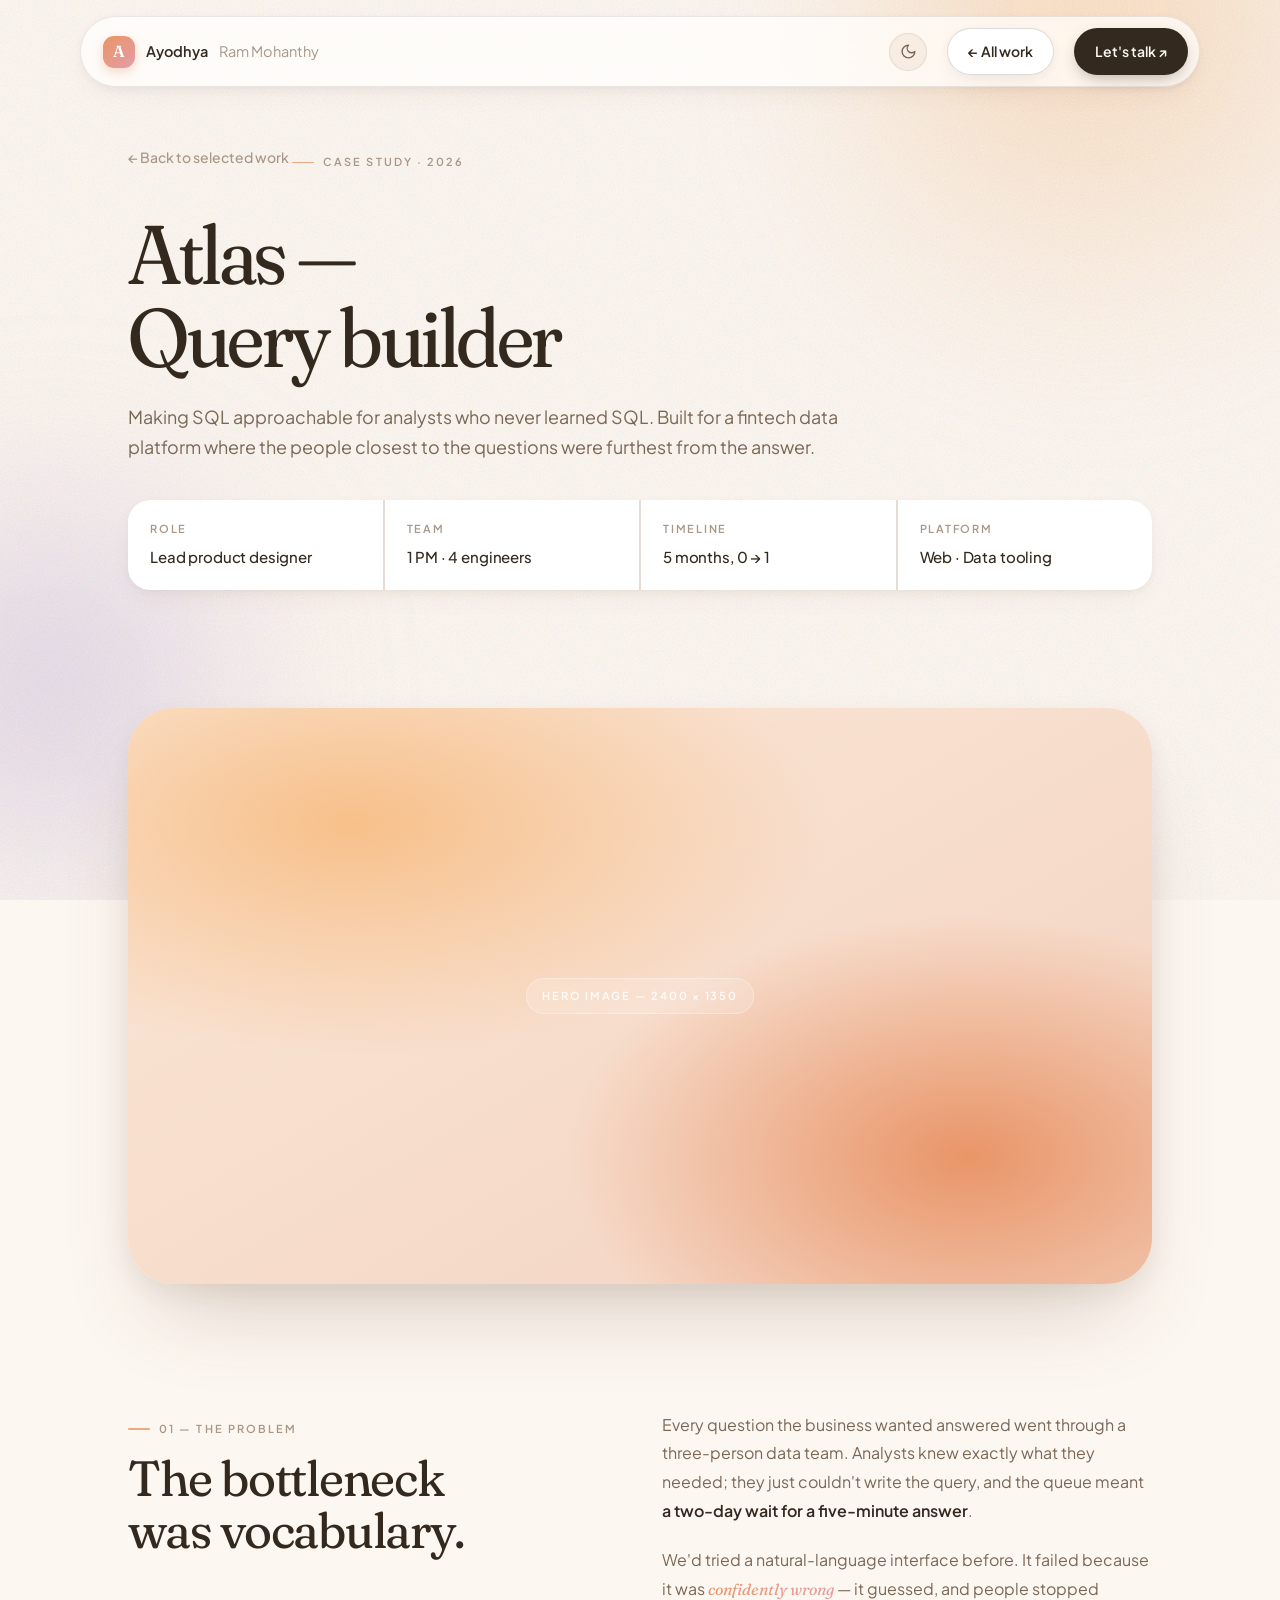
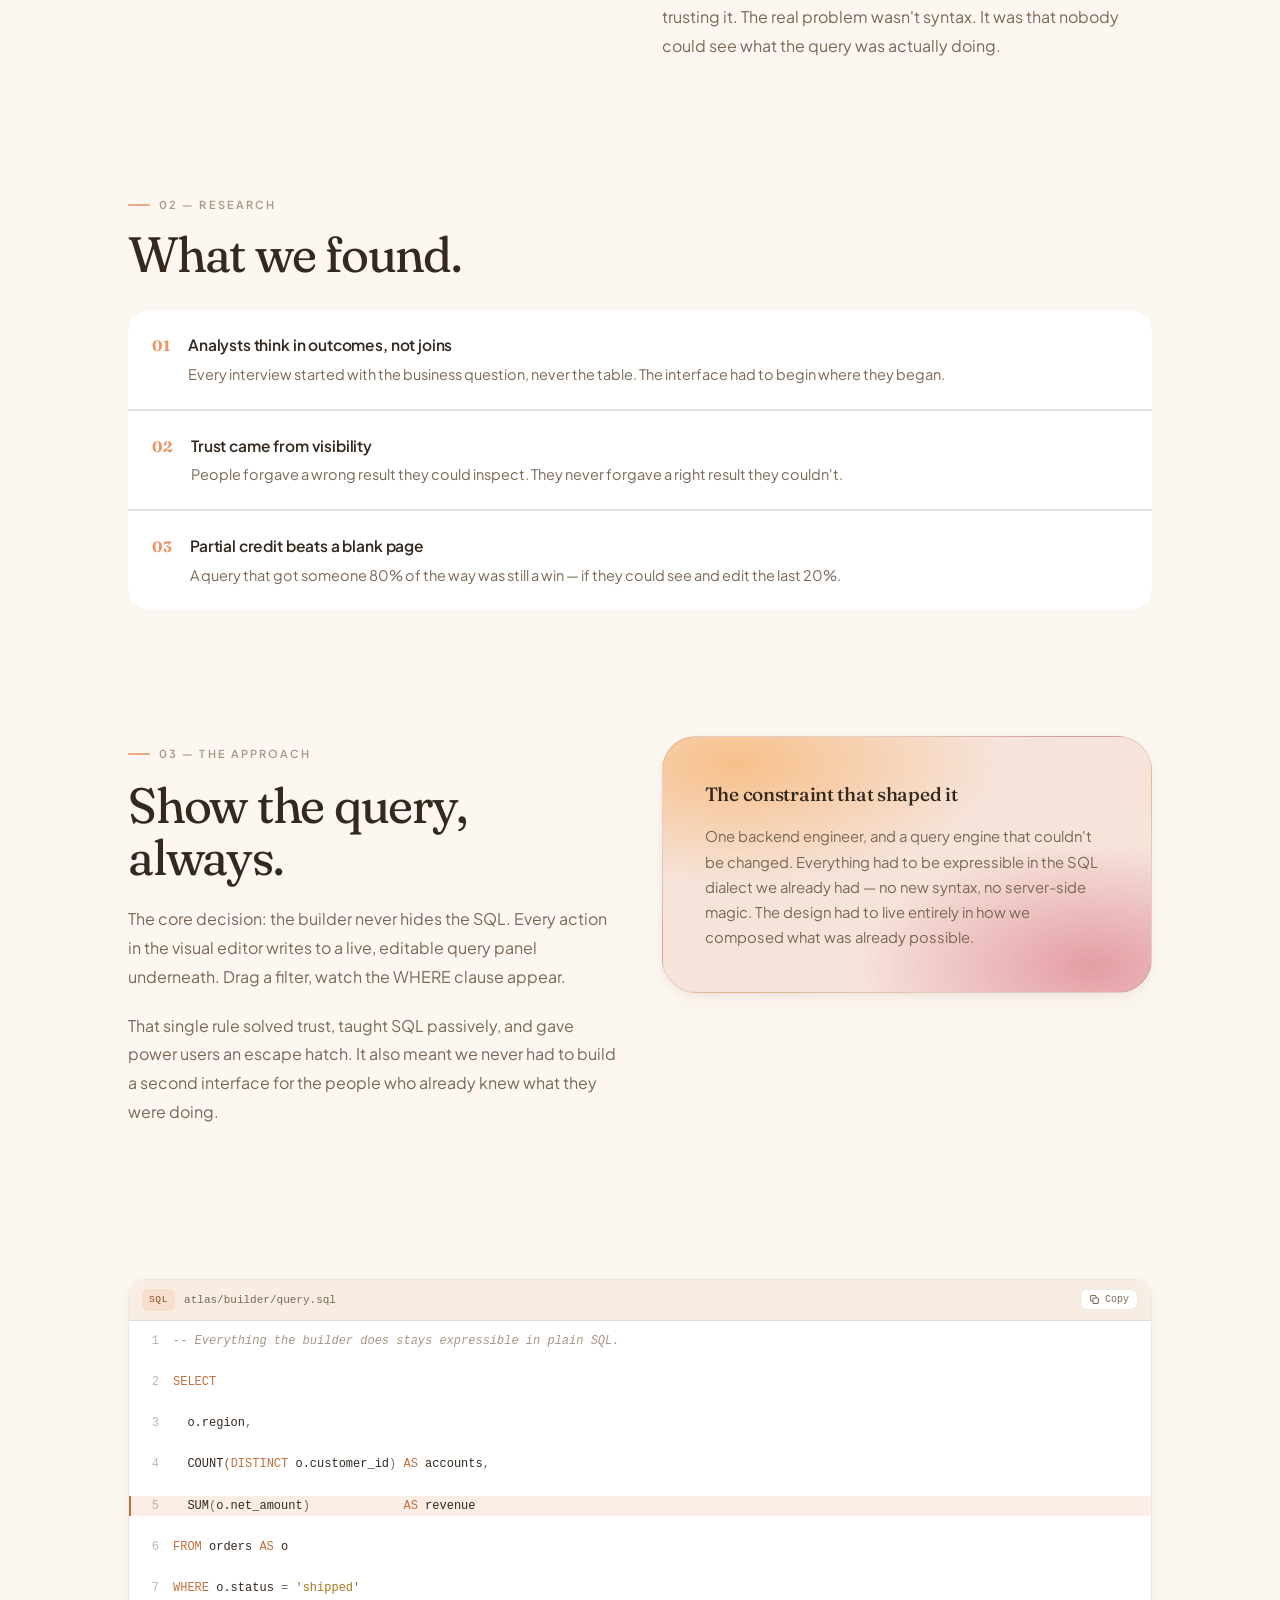
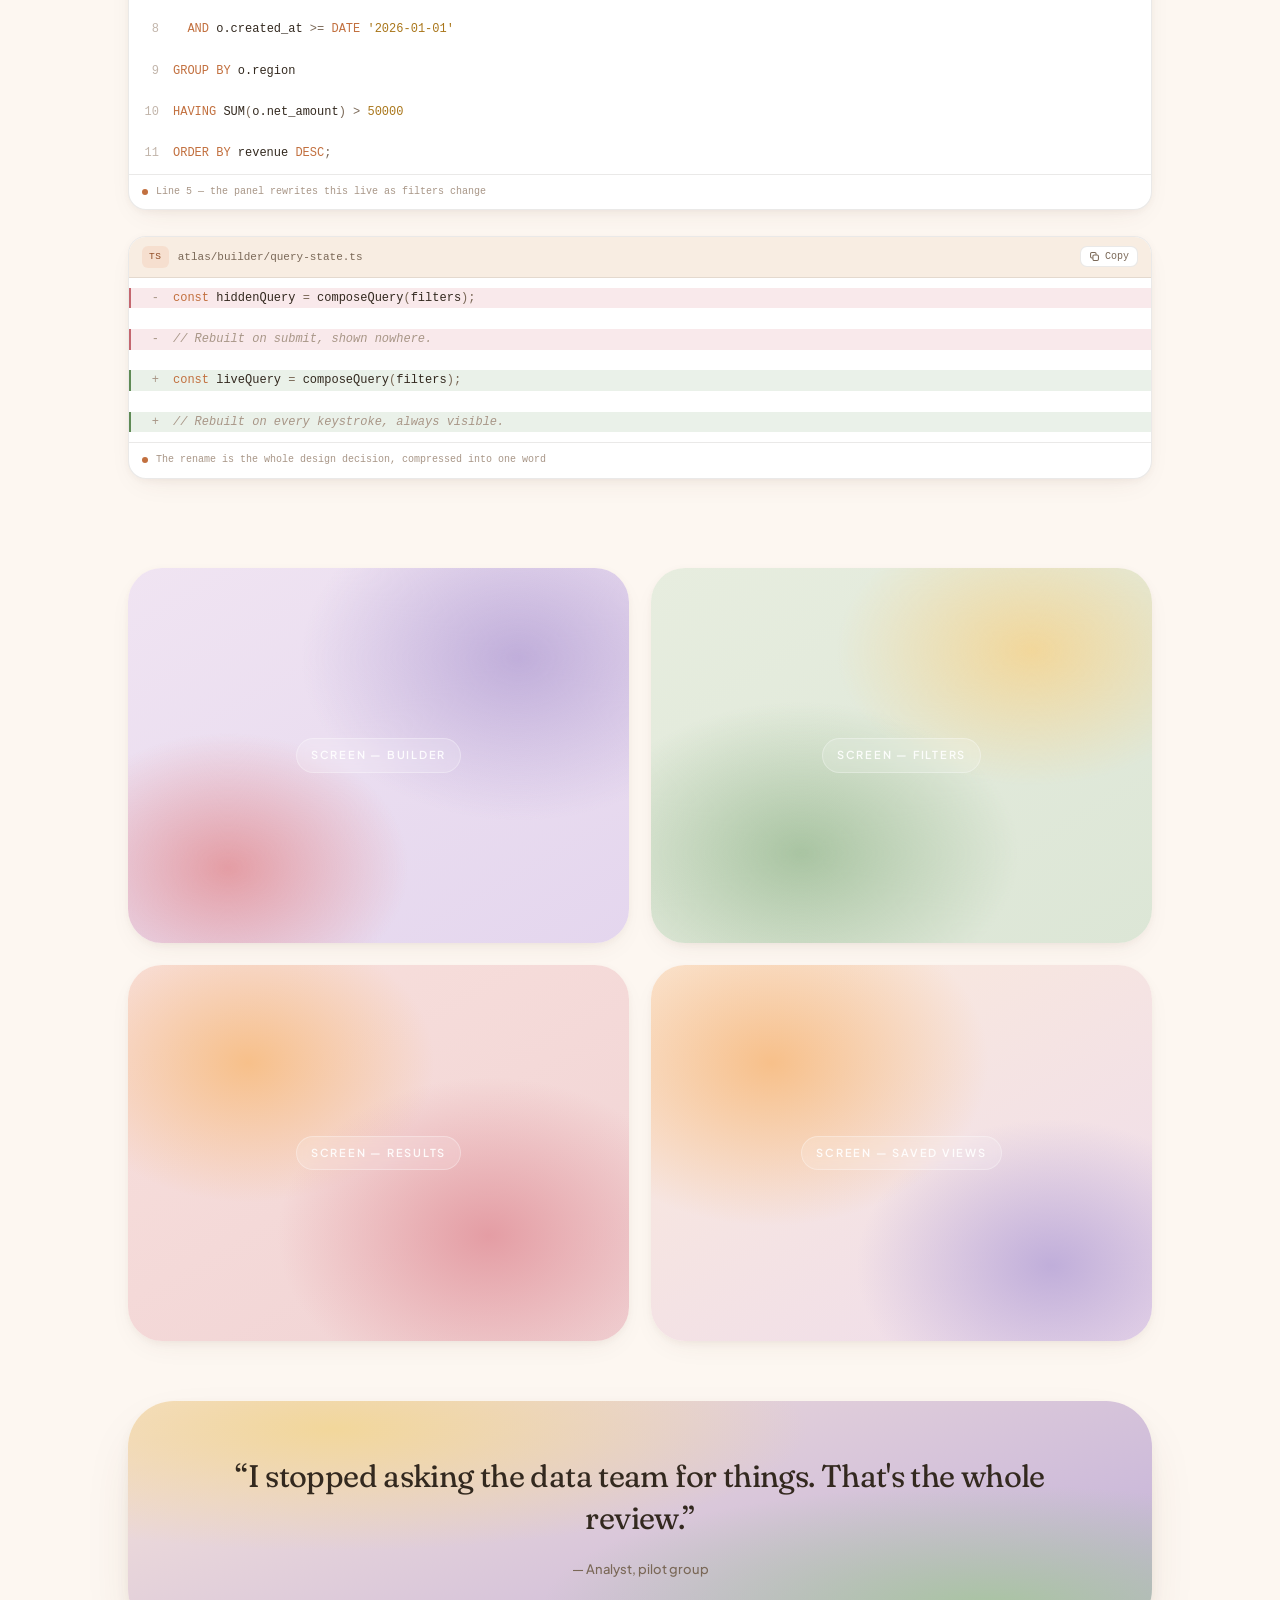
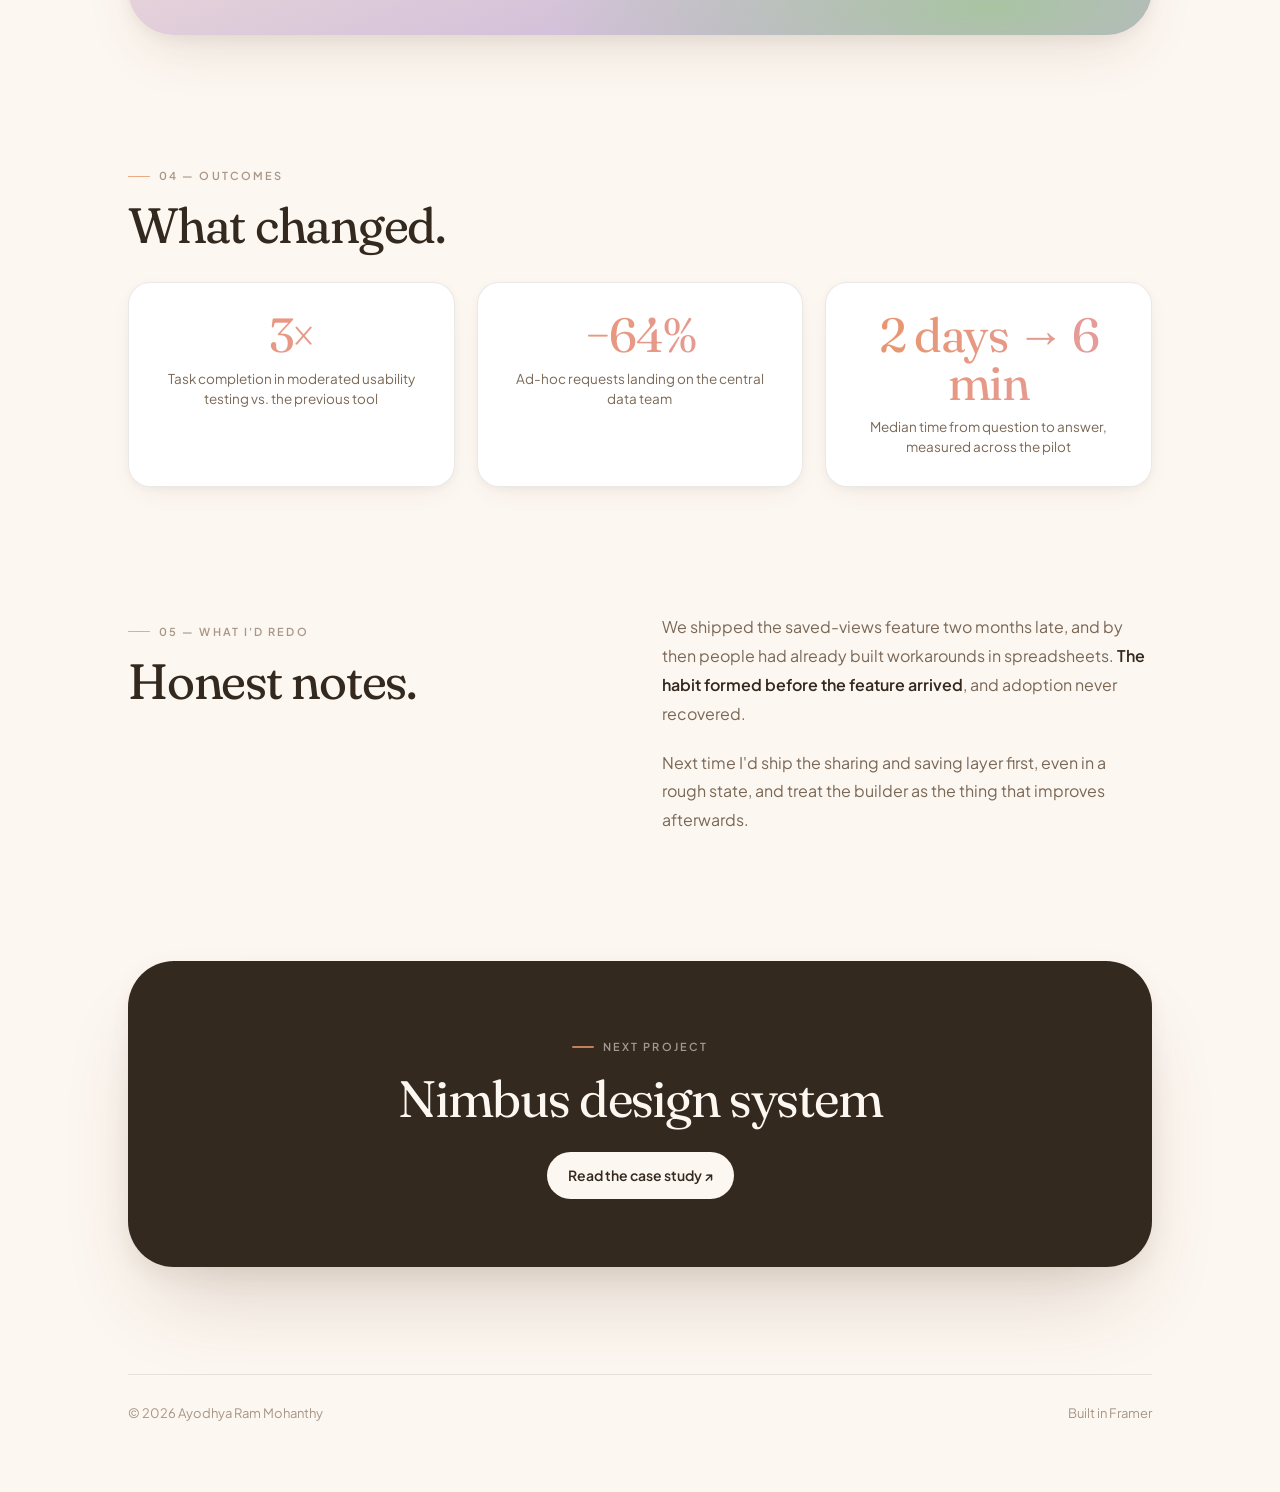
<file: case-study.html>
<!DOCTYPE html>
<html lang="en" data-theme="day" data-page-node-id="H3qbDcELHA6Y0UgvKBFpze">
<head data-page-node-id="qdiDr00kQuAjqzWzJDX7Ex">
<meta charset="UTF-8" data-page-node-id="z1TxDmRCZkrTd2ao3xvMdr" />
<meta name="viewport" content="width=device-width, initial-scale=1" data-page-node-id="2p3JodzUiwrnckIgSwGta9" />
<title>Atlas — Query builder · Ayodhya Ram Mohanthy</title>
<meta name="description" content="Case study: making SQL approachable for analysts who never learned SQL." data-page-node-id="D1vVglH0Rrs8YLJnv8CRVW" />

<link rel="canonical" href="https://ayodhya.work/case-study.html" />
<link rel="icon" type="image/svg+xml" href="assets/favicon.svg" />
<link rel="icon" type="image/png" sizes="32x32" href="assets/icon-512.png" />
<link rel="apple-touch-icon" sizes="180x180" href="assets/apple-touch-icon.png" />
<link rel="manifest" href="assets/manifest.webmanifest" />
<meta name="theme-color" content="#FDF7F1" media="(prefers-color-scheme: light)" />
<meta name="theme-color" content="#241C16" media="(prefers-color-scheme: dark)" />
<meta name="color-scheme" content="light dark" />
<meta property="og:type" content="article" />
<meta property="og:site_name" content="Ayodhya Ram Mohanthy" />
<meta property="og:title" content="Atlas — Query builder · Case study" />
<meta property="og:description" content="Making SQL approachable for analysts who never learned SQL. 3× task completion in usability testing." />
<meta property="og:url" content="https://ayodhya.work/case-study.html" />
<meta property="og:image" content="https://ayodhya.work/assets/og-image.png" />
<meta property="og:image:width" content="1200" />
<meta property="og:image:height" content="630" />
<meta name="twitter:card" content="summary_large_image" />
<meta name="twitter:title" content="Atlas — Query builder · Case study" />
<meta name="twitter:description" content="Making SQL approachable for analysts who never learned SQL." />
<meta name="twitter:image" content="https://ayodhya.work/assets/og-image.png" />

<link rel="preconnect" href="https://fonts.googleapis.com" data-page-node-id="wIR1EgjKCZORw0NbXUHm4J" />
<link rel="preconnect" href="https://fonts.gstatic.com" crossorigin data-page-node-id="q12R1sCFDN6vBcXpXGNT2s" />
<link href="https://fonts.googleapis.com/css2?family=Fraunces:ital,opsz,wght,SOFT,WONK@0,9..144,300..800,0..100,0..1;1,9..144,300..700,0..100,0..1&family=Plus+Jakarta+Sans:wght@300;400;500;600;700&display=swap" rel="stylesheet" data-page-node-id="zhcZIEpyVrGYU6w3FzKThd" />

<!-- Beautiful UI components, ported to vanilla — see assets/bui.css + assets/bui.js -->
<link rel="stylesheet" href="assets/bui.css" />
<script src="assets/bui.js" defer></script>
<script>try{if(sessionStorage.getItem('bui:nav')){document.documentElement.className+=' bui-nav-loading';}}catch(e){}</script>

<style>
/* ============================================================
   Same design tokens as index.html — keep them in sync.
   ============================================================ */
:root{
  --cream:      #FDF7F1;
  --cream-2:    #F8EDE2;
  --blush:      #F6E3DA;
  --surface:    #FFFFFF;
  --surface-2:  #FFFBF7;

  --ink:        #33291F;
  --ink-soft:   #7A6857;
  --ink-faint:  #A89687;

  --peach:      #E99568;
  --apricot:    #F7C08A;
  --rose:       #E49DA4;
  --sage:       #A9C4A2;
  --lilac:      #C0AEDA;
  --butter:     #F2D79B;

  --line:       rgba(51,41,31,.10);
  --line-2:     rgba(51,41,31,.16);

  --font-display: 'Fraunces', Georgia, 'Times New Roman', serif;
  --font-sans:    'Plus Jakarta Sans', -apple-system, BlinkMacSystemFont, 'Segoe UI', Helvetica, Arial, sans-serif;

  --wrap: 1120px;
  --pad: clamp(20px, 5vw, 48px);
  --r-sm: 14px;
  --r:    22px;
  --r-lg: 34px;
  --r-xl: 46px;

  --shadow-sm: 0 2px 8px rgba(90,60,35,.05), 0 10px 30px -12px rgba(90,60,35,.10);
  --shadow:    0 4px 14px rgba(90,60,35,.06), 0 24px 60px -20px rgba(90,60,35,.18);
  --shadow-lg: 0 8px 24px rgba(90,60,35,.08), 0 48px 90px -30px rgba(90,60,35,.24);

  --ease: cubic-bezier(.22,1,.36,1);
  --ease-soft: cubic-bezier(.4,0,.2,1);
}
[data-theme="dusk"]{
  --cream:#241C16; --cream-2:#2C231B; --blush:#3A2C23; --surface:#302619; --surface-2:#362B1F;
  --ink:#F6EDE3; --ink-soft:#C4AF9E; --ink-faint:#93806F;
  --peach:#F0A97F; --apricot:#F9CB9C; --rose:#EEAEB4; --sage:#B6CFAD; --lilac:#CDBCE4; --butter:#F5DFA9;
  --line:rgba(246,237,227,.12); --line-2:rgba(246,237,227,.20);
  --shadow-sm:0 2px 8px rgba(0,0,0,.20),0 10px 30px -12px rgba(0,0,0,.40);
  --shadow:0 4px 14px rgba(0,0,0,.24),0 24px 60px -20px rgba(0,0,0,.50);
  --shadow-lg:0 8px 24px rgba(0,0,0,.28),0 48px 90px -30px rgba(0,0,0,.60);
}

*,*::before,*::after{ box-sizing:border-box }
html{ scroll-behavior:smooth; -webkit-text-size-adjust:100% }
body{
  margin:0; background:var(--cream); color:var(--ink);
  font-family:var(--font-sans); font-size:16px; line-height:1.65;
  -webkit-font-smoothing:antialiased; overflow-x:hidden;
  transition:background .6s var(--ease-soft), color .6s var(--ease-soft);
}
.ambient{ position:fixed; inset:0; z-index:0; pointer-events:none; overflow:hidden }
.blob{ position:absolute; border-radius:50%; filter:blur(80px); opacity:.5 }
.blob.b1{ width:620px; height:620px; top:-240px; right:-180px;
  background:radial-gradient(circle at 40% 40%, var(--apricot), transparent 68%);
  animation:d1 27s var(--ease-soft) infinite alternate }
.blob.b2{ width:540px; height:540px; top:46%; left:-220px;
  background:radial-gradient(circle at 50% 50%, var(--lilac), transparent 68%);
  animation:d2 33s var(--ease-soft) infinite alternate }
@keyframes d1{ from{transform:translate(0,0) scale(1)} to{transform:translate(-70px,80px) scale(1.12)} }
@keyframes d2{ from{transform:translate(0,0) scale(1.05)} to{transform:translate(80px,-70px) scale(.92)} }
.grain{
  position:fixed; inset:0; z-index:1; pointer-events:none; opacity:.3; mix-blend-mode:multiply;
  background-image:url("data:image/svg+xml,%3Csvg xmlns='http://www.w3.org/2000/svg' width='180' height='180'%3E%3Cfilter id='n'%3E%3CfeTurbulence type='fractalNoise' baseFrequency='.85' numOctaves='4' stitchTiles='stitch'/%3E%3C/filter%3E%3Crect width='180' height='180' filter='url(%23n)' opacity='.5'/%3E%3C/svg%3E");
}
[data-theme="dusk"] .grain{ mix-blend-mode:overlay; opacity:.18 }
a{ color:inherit; text-decoration:none }
::selection{ background:var(--peach); color:#fff }
:focus-visible{ outline:2.5px solid var(--peach); outline-offset:3px; border-radius:6px }
.wrap{ width:100%; max-width:var(--wrap); margin:0 auto; padding:0 var(--pad); position:relative; z-index:3 }

.display{ font-family:var(--font-display); font-weight:400;
  font-size:clamp(2.4rem,6.6vw,5.2rem); line-height:1; letter-spacing:-.03em; margin:0;
  font-variation-settings:'SOFT' 60,'WONK' 1 }
.h1{ font-family:var(--font-display); font-weight:400;
  font-size:clamp(1.9rem,4.4vw,3.1rem); line-height:1.05; letter-spacing:-.025em; margin:0;
  font-variation-settings:'SOFT' 60,'WONK' 1 }
.h2{ font-family:var(--font-display); font-weight:500;
  font-size:clamp(1.25rem,2.2vw,1.7rem); line-height:1.2; letter-spacing:-.015em; margin:0 }
.lead{ font-size:clamp(1.02rem,1.4vw,1.18rem); color:var(--ink-soft); line-height:1.68 }
.body{ color:var(--ink-soft); line-height:1.8 }
.eyebrow{ font-size:11px; font-weight:600; letter-spacing:.19em; text-transform:uppercase;
  color:var(--ink-faint); display:inline-flex; align-items:center; gap:9px }
.eyebrow::before{ content:""; width:22px; height:1.5px; border-radius:2px; background:var(--peach); opacity:.8 }

/* ---------- nav ---------- */
.nav-shell{ position:fixed; top:0; left:0; right:0; z-index:60; padding:16px var(--pad) 0; pointer-events:none }
.nav{
  pointer-events:auto; max-width:var(--wrap); margin:0 auto;
  display:flex; align-items:center; gap:20px; padding:11px 11px 11px 22px;
  border-radius:100px;
  background:color-mix(in srgb, var(--surface) 72%, transparent);
  backdrop-filter:blur(20px) saturate(150%); -webkit-backdrop-filter:blur(20px) saturate(150%);
  border:1px solid var(--line); box-shadow:var(--shadow-sm);
  transition:box-shadow .4s var(--ease);
}
.nav.scrolled{ box-shadow:var(--shadow) }
.brand{ display:flex; align-items:center; gap:11px; font-weight:600; margin-right:auto; font-size:14.5px }
.brand-mark{ width:32px; height:32px; border-radius:11px; display:grid; place-items:center;
  font-family:var(--font-display); font-weight:600; font-size:16px; color:#fff;
  background:linear-gradient(140deg,var(--peach),var(--rose)); box-shadow:0 4px 12px rgba(233,149,104,.35); flex:none }
.brand span.sub{ color:var(--ink-faint); font-weight:400 }
.btn{ display:inline-flex; align-items:center; gap:9px; padding:11px 20px; border-radius:100px;
  font-size:14px; font-weight:600; border:1px solid transparent; cursor:pointer;
  transition:transform .35s var(--ease), box-shadow .35s var(--ease), background .3s var(--ease) }
.btn-primary{ background:var(--ink); color:var(--cream); box-shadow:0 6px 18px -6px rgba(51,41,31,.45) }
.btn-primary:hover{ transform:translateY(-2px); box-shadow:0 12px 28px -8px rgba(51,41,31,.5) }
.btn-ghost{ background:var(--surface); color:var(--ink); border-color:var(--line-2); box-shadow:var(--shadow-sm) }
.btn-ghost:hover{ transform:translateY(-2px) }
.icon-btn{ width:38px; height:38px; border-radius:50%; display:grid; place-items:center; cursor:pointer;
  background:var(--cream-2); border:1px solid var(--line); color:var(--ink-soft);
  transition:transform .35s var(--ease), color .3s var(--ease) }
.icon-btn:hover{ transform:rotate(-12deg) scale(1.08); color:var(--ink) }
.icon-btn svg{ width:17px; height:17px }

/* ---------- hero ---------- */
.cs-hero{ padding:clamp(118px,16vh,168px) 0 clamp(40px,6vh,64px) }
.back{ display:inline-flex; align-items:center; gap:8px; font-size:14px; font-weight:500;
  color:var(--ink-faint); margin-bottom:26px; transition:color .3s var(--ease), gap .3s var(--ease) }
.back:hover{ color:var(--ink); gap:12px }
.cs-title{ margin:18px 0 22px }
.cs-sub{ max-width:56ch; margin-bottom:38px }

.meta{ display:grid; grid-template-columns:repeat(4,1fr); gap:2px; border-radius:var(--r);
  overflow:hidden; background:var(--line); box-shadow:var(--shadow-sm) }
.meta-item{ background:var(--surface); padding:20px 22px }
.meta-k{ font-size:11px; font-weight:600; letter-spacing:.16em; text-transform:uppercase;
  color:var(--ink-faint); margin-bottom:7px }
.meta-v{ font-size:15px; font-weight:500; letter-spacing:-.01em }

/* ---------- cover ---------- */
.cover{ margin:clamp(40px,6vw,64px) 0; border-radius:var(--r-xl); overflow:hidden;
  aspect-ratio:16/9; position:relative; display:grid; place-items:center;
  box-shadow:var(--shadow-lg) }
.cover-art{ position:absolute; inset:0; background:
  radial-gradient(75% 65% at 22% 20%, var(--apricot), transparent 62%),
  radial-gradient(65% 70% at 82% 78%, var(--peach), transparent 60%),
  linear-gradient(150deg,#FBE7D6,#F3D3C2) }
.cover span{ position:relative; z-index:2; font-size:11px; font-weight:600; letter-spacing:.16em;
  text-transform:uppercase; color:rgba(255,255,255,.9); padding:8px 15px; border-radius:100px;
  background:rgba(255,255,255,.16); border:1px solid rgba(255,255,255,.3);
  backdrop-filter:blur(6px); -webkit-backdrop-filter:blur(6px) }

/* ---------- content blocks ---------- */
.block{ padding:clamp(44px,7vh,84px) 0 }
.block-head{ margin-bottom:30px }
.block-head .eyebrow{ margin-bottom:14px }
.prose{ max-width:62ch }
.prose p{ margin:0 0 20px; font-size:clamp(1rem,1.25vw,1.08rem); color:var(--ink-soft); line-height:1.8 }
.prose p:last-child{ margin-bottom:0 }
.prose strong{ color:var(--ink); font-weight:600 }
.prose em{ font-family:var(--font-display); font-style:italic;
  background:linear-gradient(100deg,var(--peach),var(--rose));
  -webkit-background-clip:text; background-clip:text; color:transparent }

.two{ display:grid; grid-template-columns:1fr 1fr; gap:clamp(22px,3.4vw,44px); align-items:start }

.panel{ border-radius:var(--r-lg); padding:clamp(26px,3.6vw,42px);
  background:var(--surface); border:1px solid var(--line); box-shadow:var(--shadow-sm) }
.panel h3{ margin:0 0 14px; font-family:var(--font-display); font-weight:500;
  font-size:1.2rem; letter-spacing:-.015em }
.panel p{ margin:0; font-size:14.8px; color:var(--ink-soft); line-height:1.7 }
.panel.tinted{ background:
  radial-gradient(90% 80% at 15% 10%, var(--apricot), transparent 60%),
  radial-gradient(80% 80% at 88% 90%, var(--rose), transparent 60%), var(--blush) }

/* numbered findings */
.findings{ display:grid; gap:2px; border-radius:var(--r); overflow:hidden; background:var(--line) }
.finding{ background:var(--surface); padding:22px 24px; display:grid;
  grid-template-columns:auto 1fr; gap:18px; align-items:start; transition:background .35s var(--ease) }
.finding:hover{ background:var(--surface-2) }
.finding b{ font-family:var(--font-display); font-size:15px; color:var(--peach); padding-top:2px }
.finding div h4{ margin:0 0 5px; font-size:15.5px; font-weight:600; letter-spacing:-.01em }
.finding div p{ margin:0; font-size:14.5px; color:var(--ink-soft); line-height:1.65 }

/* outcomes */
.outcomes{ display:grid; grid-template-columns:repeat(3,1fr); gap:clamp(14px,2vw,22px) }
.outcome{ border-radius:var(--r); padding:28px 26px; text-align:center;
  background:var(--surface); border:1px solid var(--line); box-shadow:var(--shadow-sm);
  transition:transform .45s var(--ease), box-shadow .45s var(--ease) }
.outcome:hover{ transform:translateY(-5px); box-shadow:var(--shadow) }
.outcome-num{ font-family:var(--font-display); font-size:clamp(2.1rem,4vw,3rem);
  font-weight:400; letter-spacing:-.03em; line-height:1; margin-bottom:10px;
  background:linear-gradient(110deg,var(--peach),var(--rose));
  -webkit-background-clip:text; background-clip:text; color:transparent }
.outcome-l{ font-size:13.5px; color:var(--ink-soft); line-height:1.55 }

/* pull quote */
.quote{ margin:clamp(40px,6vw,60px) 0; padding:clamp(32px,5vw,54px);
  border-radius:var(--r-xl); text-align:center; position:relative; overflow:hidden;
  background:
    radial-gradient(80% 90% at 20% 12%, var(--butter), transparent 58%),
    radial-gradient(75% 90% at 84% 88%, var(--sage), transparent 58%),
    linear-gradient(160deg, var(--blush), var(--lilac));
  box-shadow:var(--shadow) }
.quote p{ font-family:var(--font-display); font-size:clamp(1.25rem,2.7vw,1.95rem);
  line-height:1.34; letter-spacing:-.02em; margin:0 0 16px;
  font-variation-settings:'SOFT' 60 }
.quote cite{ font-style:normal; font-size:13px; color:var(--ink-soft); font-weight:500 }

/* image placeholders */
.shots{ display:grid; grid-template-columns:1fr 1fr; gap:clamp(14px,2vw,22px) }
.shot{ border-radius:var(--r-lg); overflow:hidden; aspect-ratio:4/3; position:relative;
  display:grid; place-items:center; box-shadow:var(--shadow-sm) }
.shot span{ position:relative; z-index:2; font-size:11px; font-weight:600; letter-spacing:.16em;
  text-transform:uppercase; color:rgba(255,255,255,.9); padding:7px 14px; border-radius:100px;
  background:rgba(255,255,255,.16); border:1px solid rgba(255,255,255,.3);
  backdrop-filter:blur(6px); -webkit-backdrop-filter:blur(6px) }
.s1{ background:radial-gradient(70% 70% at 78% 24%,var(--lilac),transparent 62%),
  radial-gradient(60% 60% at 20% 80%,var(--rose),transparent 60%),linear-gradient(150deg,#F0E4F2,#E4D6EE) }
.s2{ background:radial-gradient(70% 65% at 30% 76%,var(--sage),transparent 62%),
  radial-gradient(65% 60% at 76% 22%,var(--butter),transparent 60%),linear-gradient(150deg,#E7EDDF,#DCE6D6) }
.s3{ background:radial-gradient(68% 68% at 72% 72%,var(--rose),transparent 62%),
  radial-gradient(62% 62% at 24% 26%,var(--apricot),transparent 60%),linear-gradient(150deg,#F8E0DC,#F0D2D4) }
.s4{ background:radial-gradient(70% 70% at 24% 26%,var(--apricot),transparent 62%),
  radial-gradient(65% 65% at 80% 80%,var(--lilac),transparent 60%),linear-gradient(150deg,#FBEADB,#EEDCEC) }

/* next project */
.next{ border-radius:var(--r-xl); overflow:hidden; position:relative;
  padding:clamp(40px,6vw,68px); text-align:center;
  background:var(--ink); color:var(--cream); box-shadow:var(--shadow-lg) }
.next .eyebrow{ color:rgba(253,247,241,.55) }
.next .eyebrow::before{ background:var(--peach) }
.next h2{ font-family:var(--font-display); font-size:clamp(1.9rem,4.6vw,3.2rem);
  font-weight:400; letter-spacing:-.03em; margin:16px 0 26px; line-height:1.05 }
.next .btn{ background:var(--cream); color:var(--ink) }
.next .btn:hover{ transform:translateY(-2px) }

footer{ padding:44px 0 54px; position:relative }
.footer-inner{ display:flex; justify-content:space-between; align-items:center; gap:20px;
  flex-wrap:wrap; padding-top:28px; border-top:1px solid var(--line);
  font-size:13px; color:var(--ink-faint) }

[data-reveal]{ opacity:0; transform:translateY(22px) }
[data-reveal].in{ opacity:1; transform:none;
  transition:opacity .85s var(--ease), transform .85s var(--ease); transition-delay:var(--d,0ms) }

@media (max-width:900px){
  .meta{ grid-template-columns:1fr 1fr }
  .two{ grid-template-columns:1fr }
  .outcomes{ grid-template-columns:1fr }
  .shots{ grid-template-columns:1fr }
  .brand span.sub{ display:none }
}
@media (prefers-reduced-motion: reduce){
  *,*::before,*::after{ animation-duration:.01ms !important; animation-iteration-count:1 !important;
    transition-duration:.01ms !important; scroll-behavior:auto !important }
  [data-reveal]{ opacity:1; transform:none }
}
</style>
</head>

<body data-page-node-id="CMqzRvW2bPzZCuuqBKIkKw">

<!-- BUI 01 — Loading state: painted before the page finishes parsing,
     so it covers a real navigation instead of flashing on the way out -->
<div class="bui-loader" id="buiBootLoader" style="display:none" role="status" aria-live="polite">
  <div class="bui-loader__box">
    <div class="bui-loader__top">
      <span class="bui-loader__ring" aria-hidden="true"><i></i></span>
      <p class="bui-loader__phase">Loading…</p>
    </div>
    <div class="bui-loader__bars" aria-hidden="true">
      <div class="bui-loader__bar" style="width:100%"><i></i></div>
      <div class="bui-loader__bar" style="width:92%"><i></i></div>
      <div class="bui-loader__bar" style="width:78%"><i></i></div>
      <div class="bui-loader__bar" style="width:56%"><i></i></div>
    </div>
    <p class="bui-loader__note">Layout stays put while the page spins up.</p>
  </div>
</div>
<div class="ambient" aria-hidden="true" data-page-node-id="zElSWKJ90zLllZLL6bXZgE"><div class="blob b1" data-page-node-id="UfDULi2GsoJ8lCMRR3JD1D"></div><div class="blob b2" data-page-node-id="MNHw0P6HbHRHfanykAzdyw"></div></div>
<div class="grain" aria-hidden="true" data-page-node-id="fxFlJo1r5fP7HD8TfXQJyk"></div>

<div class="nav-shell" data-page-node-id="bDnAoU7eXwWkHbwsauKXVT">
  <nav class="nav" id="nav" data-page-node-id="q6W0esGermFdL4a5Mwuc2i">
    <a class="brand" href="index.html" data-page-node-id="zPOyHu8hTmWALl2KM4oXis">
      <span class="brand-mark" data-page-node-id="fHinHlyxCcYdPrJtvCtZR5">A</span>
      Ayodhya <span class="sub" data-page-node-id="oG1mC2vMOF4ALWxRchsTcf">Ram Mohanthy</span>
    </a>
    <button class="icon-btn" id="themeBtn" aria-label="Toggle warm dusk mode" title="Toggle warm dusk mode" data-page-node-id="BIj7nU6smcWMKHvhRQu0U1">
      <svg viewBox="0 0 24 24" fill="none" stroke="currentColor" stroke-width="2" stroke-linecap="round" stroke-linejoin="round" data-page-node-id="N2xnXROTFLhVdRdYHLEt3O"><path d="M12 3a6 6 0 0 0 9 9 9 9 0 1 1-9-9Z" data-page-node-id="qHpAS65tCkPJZoM4CvQDqd"/></svg>
    </button>
    <a class="btn btn-ghost" href="index.html" data-bui-nav="Back to all work…" data-page-node-id="M5On6PKnSOxI4yJrSLM6Ig">← All work</a>
    <a class="btn btn-primary" href="index.html#contact" data-page-node-id="Jo8cZHBlCCl2k2zLPXl2tE">Let's talk ↗</a>
  </nav>
</div>

<main data-page-node-id="7ZnWnuXr1AuGht6ryRZgQr">
  <section class="cs-hero" data-page-node-id="2XxcDgm50fiJJ5xPLlUEBW">
    <div class="wrap" data-page-node-id="m4fMItGJGGJdlYB0rK3EEF">
      <a class="back" href="index.html" data-reveal data-bui-nav="Back to all work…" data-page-node-id="Zs21l6HQ6RefEQDGbjm2XL">← Back to selected work</a>
      <span class="eyebrow" data-reveal style="--d:60ms" data-page-node-id="IsR295Hl3JmZdjolCNMtBl">Case study · 2026</span>
      <h1 class="display cs-title" data-reveal style="--d:120ms" data-page-node-id="xWSRjYhBXNjii31eEpNHuB">Atlas —<br data-page-node-id="h56YGYmS0eJD6vkeP335Li"/>Query builder</h1>
      <p class="lead cs-sub" data-reveal style="--d:190ms" data-page-node-id="FCBsV43AftlfnpAuVpA4jZ">
        Making SQL approachable for analysts who never learned SQL. Built for a
        fintech data platform where the people closest to the questions were
        furthest from the answer.
      </p>

      <div class="meta" data-reveal style="--d:260ms" data-page-node-id="M42FyVtpivcBGqOcml0rQ2">
        <div class="meta-item" data-page-node-id="6cADdyRH5abnaHVrR8iL28"><div class="meta-k" data-page-node-id="hGS7dNyVDPqgxJBSuqT5VG">Role</div><div class="meta-v" data-page-node-id="umm6fVEy8ZrJjsp90WLfkO">Lead product designer</div></div>
        <div class="meta-item" data-page-node-id="SPjCe9w0eGIvSSFIEJ9OUt"><div class="meta-k" data-page-node-id="rGQryOpXK49CrhKVC57nVE">Team</div><div class="meta-v" data-page-node-id="LRQxqwwcBBeDgXZ3fe4pHT">1 PM · 4 engineers</div></div>
        <div class="meta-item" data-page-node-id="GI0DPYGbHSEepocpZXhsN5"><div class="meta-k" data-page-node-id="rjHF3RAQI2vt6fQ5kC0R0A">Timeline</div><div class="meta-v" data-page-node-id="6iduuVKORr50i8ZCU7Sa8i">5 months, 0 → 1</div></div>
        <div class="meta-item" data-page-node-id="SsgkY1RQqEKlhDlrOa5BkB"><div class="meta-k" data-page-node-id="lkkwot1DA3nD8PUIZguy4d">Platform</div><div class="meta-v" data-page-node-id="DuNy63FywOEzmGJOF7l5Cn">Web · Data tooling</div></div>
      </div>
    </div>
  </section>

  <div class="wrap" data-page-node-id="oBApYIbvRXFmnVciwkVOX5">
    <div class="cover" data-reveal data-page-node-id="H3KyuDZ2oH7wknXV68LQZV">
      <div class="cover-art" data-page-node-id="SnTzgPdCTJWTR0NaHZUoKw"></div>
      <span data-page-node-id="6PQVQjv3nagPb4Fe2b5xGk">Hero image — 2400 × 1350</span>
    </div>
  </div>

  <section class="block" data-page-node-id="o3TD2Yzt1I9FOfnQABJ6Ce">
    <div class="wrap" data-page-node-id="sacoUPA6aGgUwhtUrHMmTo">
      <div class="two" data-page-node-id="o3YsJgPZhIqCk6JSLPCzwv">
        <div class="block-head" data-reveal data-page-node-id="dUqJZojnylcpJmX3aOV9l4">
          <span class="eyebrow" data-page-node-id="OYlIA6aCGvnAiV8cYRqoWF">01 — The problem</span>
          <h2 class="h1" data-page-node-id="dV7amKB5Es73HeQL17qwEx">The bottleneck<br data-page-node-id="SlO1ifHIbZWksR4KWBoTBE"/>was vocabulary.</h2>
        </div>
        <div class="prose" data-reveal style="--d:110ms" data-page-node-id="J93cqkHZS53GZUFAEFAX6E">
          <p data-page-node-id="32plx5EoIo0KNq3C8yMc2c">
            Every question the business wanted answered went through a three-person
            data team. Analysts knew exactly what they needed; they just couldn't
            write the query, and the queue meant <strong data-page-node-id="Zn4ooBBIfARXBvv8lNprm5">a two-day wait for a
            five-minute answer</strong>.
          </p>
          <p data-page-node-id="BCYO5ug9QWPBfDmHWlcFxV">
            We'd tried a natural-language interface before. It failed because it was
            <em data-page-node-id="5MpJgQFcOAqyltSQ5N8tOI">confidently wrong</em> — it guessed, and people stopped trusting it.
            The real problem wasn't syntax. It was that nobody could see what the
            query was actually doing.
          </p>
        </div>
      </div>
    </div>
  </section>

  <section class="block" data-page-node-id="nzMEWv0cMvl5QAaS5Ta3QY">
    <div class="wrap" data-page-node-id="vIVli8wMBYNoucUxFWTo4X">
      <div class="block-head" data-reveal data-page-node-id="WQCwpHv8GjAA9Os9gnNWdo">
        <span class="eyebrow" data-page-node-id="7r3pf2gievEUmhXVs8IN4X">02 — Research</span>
        <h2 class="h1" data-page-node-id="X0xguEjgLQH94ftpL130Nm">What we found.</h2>
      </div>
      <div class="findings" data-reveal style="--d:90ms" data-page-node-id="dHJfpJypzLFTOkQhawMOhv">
        <div class="finding" data-page-node-id="CZ0P8hqsMluWoTM9K1Sm40">
          <b data-page-node-id="7S684PVyd7JteQM190r0WH">01</b>
          <div data-page-node-id="HKCGjvvvuLDyPHYpUNFUwH">
            <h4 data-page-node-id="ae3ZS7RimYXcDmeI2EAGzC">Analysts think in outcomes, not joins</h4>
            <p data-page-node-id="0cRDwwTwSlE87bU17yaYKu">Every interview started with the business question, never the table. The interface had to begin where they began.</p>
          </div>
        </div>
        <div class="finding" data-page-node-id="cA1FuCwhJBjQ3aDcyf1yoG">
          <b data-page-node-id="ckfEse9dN5Wfi6R1ys55MG">02</b>
          <div data-page-node-id="sEvtBj4KvCDiiehNA2lmOx">
            <h4 data-page-node-id="rWNtDO3A8Uv9sJcQhashd4">Trust came from visibility</h4>
            <p data-page-node-id="KO4z97P1f4xP8datxLXGN9">People forgave a wrong result they could inspect. They never forgave a right result they couldn't.</p>
          </div>
        </div>
        <div class="finding" data-page-node-id="wtwo9tfdKo3wqqD7dEixq6">
          <b data-page-node-id="ag6iMUhFOodCJlycU6uIRb">03</b>
          <div data-page-node-id="lWosQqEAWvscm3qNgr8DFB">
            <h4 data-page-node-id="sfuDiNYXPeHLpfn74GH2SI">Partial credit beats a blank page</h4>
            <p data-page-node-id="02sl4hfZb9lwnF9DfAQ7hn">A query that got someone 80% of the way was still a win — if they could see and edit the last 20%.</p>
          </div>
        </div>
      </div>
    </div>
  </section>

  <section class="block" data-page-node-id="ljB7hy2GTWW2G9iz5yYEUO">
    <div class="wrap" data-page-node-id="ndMoRqh7Gv1QkjWE8Avfsa">
      <div class="two" data-page-node-id="0g2xYnHGWOoDgUgpy4Vpc8">
        <div class="prose" data-reveal data-page-node-id="TnFSKQBzFuMnXueLpixKsB">
          <span class="eyebrow" style="margin-bottom:16px" data-page-node-id="G4qX54Uzd2bWLGP3BHsJSM">03 — The approach</span>
          <h2 class="h1" style="margin-bottom:22px" data-page-node-id="4msrNF2Z21gcQhoii4e5jB">Show the query,<br data-page-node-id="wgurV8KuZQ9AnquuMJevTX"/>always.</h2>
          <p data-page-node-id="nqW83RJfAVJ1zxLgz6uDzv">
            The core decision: the builder never hides the SQL. Every action in the
            visual editor writes to a live, editable query panel underneath. Drag a
            filter, watch the WHERE clause appear.
          </p>
          <p data-page-node-id="aXf5FU0m2e8CU0Dtq4uxde">
            That single rule solved trust, taught SQL passively, and gave power users
            an escape hatch. It also meant we never had to build a second interface
            for the people who already knew what they were doing.
          </p>
        </div>
        <div data-reveal style="--d:110ms" data-page-node-id="J0nkpZOPMgaFiHrtWrhl3B">
          <div class="panel tinted" data-page-node-id="5HYOIwFw6518ZQjiOWwqaA">
            <h3 data-page-node-id="TXFUCvd3TFeMDGq5gZ3Ph1">The constraint that shaped it</h3>
            <p data-page-node-id="qldjnTzrnkWZmsPCRD0YuC">
              One backend engineer, and a query engine that couldn't be changed.
              Everything had to be expressible in the SQL dialect we already had —
              no new syntax, no server-side magic. The design had to live entirely
              in how we composed what was already possible.
            </p>
          </div>
        </div>
      </div>
    </div>
  </section>

  <section class="block">
    <div class="wrap">

      <!-- BUI 17 — Code block: the query the builder writes -->
      <figure class="bui-code" data-bui-code data-reveal>
        <div class="bui-code__head">
          <span class="bui-code__lang">sql</span>
          <span class="bui-code__file">atlas/builder/query.sql</span>
          <button class="bui-code__copy" type="button" aria-label="Copy code">
            <svg viewBox="0 0 14 14" fill="none" aria-hidden="true"><rect x="5" y="5" width="7" height="7" rx="1.6" stroke="currentColor" stroke-width="1.3"/><path d="M9 4.2V3.6A1.6 1.6 0 0 0 7.4 2H3.6A1.6 1.6 0 0 0 2 3.6v3.8A1.6 1.6 0 0 0 3.6 9h.6" stroke="currentColor" stroke-width="1.3" stroke-linecap="round"/></svg>
            <span>Copy</span>
          </button>
        </div>

        <pre class="bui-code__pre"><code><span class="bui-line"><span class="bui-line__no">1</span><span class="bui-line__code"><span class="t-cm">-- Everything the builder does stays expressible in plain SQL.</span></span></span>
<span class="bui-line"><span class="bui-line__no">2</span><span class="bui-line__code"><span class="t-kw">SELECT</span></span></span>
<span class="bui-line"><span class="bui-line__no">3</span><span class="bui-line__code">  o.region<span class="t-pu">,</span></span></span>
<span class="bui-line"><span class="bui-line__no">4</span><span class="bui-line__code">  <span class="t-fn">COUNT</span><span class="t-pu">(</span><span class="t-kw">DISTINCT</span> o.customer_id<span class="t-pu">)</span> <span class="t-kw">AS</span> accounts<span class="t-pu">,</span></span></span>
<span class="bui-line is-hot" data-hot data-note="Line 5 — the panel rewrites this live as filters change"><span class="bui-line__no">5</span><span class="bui-line__code">  <span class="t-fn">SUM</span><span class="t-pu">(</span>o.net_amount<span class="t-pu">)</span>             <span class="t-kw">AS</span> revenue</span></span>
<span class="bui-line"><span class="bui-line__no">6</span><span class="bui-line__code"><span class="t-kw">FROM</span> orders <span class="t-kw">AS</span> o</span></span>
<span class="bui-line"><span class="bui-line__no">7</span><span class="bui-line__code"><span class="t-kw">WHERE</span> o.status <span class="t-pu">=</span> <span class="t-st">'shipped'</span></span></span>
<span class="bui-line"><span class="bui-line__no">8</span><span class="bui-line__code">  <span class="t-kw">AND</span> o.created_at <span class="t-pu">&gt;=</span> <span class="t-kw">DATE</span> <span class="t-st">'2026-01-01'</span></span></span>
<span class="bui-line"><span class="bui-line__no">9</span><span class="bui-line__code"><span class="t-kw">GROUP BY</span> o.region</span></span>
<span class="bui-line"><span class="bui-line__no">10</span><span class="bui-line__code"><span class="t-kw">HAVING</span> <span class="t-fn">SUM</span><span class="t-pu">(</span>o.net_amount<span class="t-pu">)</span> <span class="t-pu">&gt;</span> <span class="t-nu">50000</span></span></span>
<span class="bui-line"><span class="bui-line__no">11</span><span class="bui-line__code"><span class="t-kw">ORDER BY</span> revenue <span class="t-kw">DESC</span><span class="t-pu">;</span></span></span></code></pre>

        <figcaption class="bui-code__foot">
          <span aria-hidden="true"></span>
          <p>Line 5 — the panel rewrites this live as filters change</p>
        </figcaption>
      </figure>

      <!-- BUI 17 — Code block, unified diff variant -->
      <figure class="bui-code" data-bui-code data-reveal>
        <div class="bui-code__head">
          <span class="bui-code__lang">ts</span>
          <span class="bui-code__file">atlas/builder/query-state.ts</span>
          <button class="bui-code__copy" type="button" aria-label="Copy code">
            <svg viewBox="0 0 14 14" fill="none" aria-hidden="true"><rect x="5" y="5" width="7" height="7" rx="1.6" stroke="currentColor" stroke-width="1.3"/><path d="M9 4.2V3.6A1.6 1.6 0 0 0 7.4 2H3.6A1.6 1.6 0 0 0 2 3.6v3.8A1.6 1.6 0 0 0 3.6 9h.6" stroke="currentColor" stroke-width="1.3" stroke-linecap="round"/></svg>
            <span>Copy</span>
          </button>
        </div>

        <pre class="bui-code__pre"><code><span class="bui-line" data-diff="-" data-note="Removed — the old model hid the query until submit"><span class="bui-line__no">-</span><span class="bui-line__code"><span class="t-kw">const</span> hiddenQuery <span class="t-pu">=</span> <span class="t-fn">composeQuery</span><span class="t-pu">(</span>filters<span class="t-pu">);</span></span></span>
<span class="bui-line" data-diff="-"><span class="bui-line__no">-</span><span class="bui-line__code"><span class="t-cm">// Rebuilt on submit, shown nowhere.</span></span></span>
<span class="bui-line" data-diff="+" data-note="Added — renaming it changed how the team talked about the panel"><span class="bui-line__no">+</span><span class="bui-line__code"><span class="t-kw">const</span> liveQuery <span class="t-pu">=</span> <span class="t-fn">composeQuery</span><span class="t-pu">(</span>filters<span class="t-pu">);</span></span></span>
<span class="bui-line" data-diff="+"><span class="bui-line__no">+</span><span class="bui-line__code"><span class="t-cm">// Rebuilt on every keystroke, always visible.</span></span></span></code></pre>

        <figcaption class="bui-code__foot">
          <span aria-hidden="true"></span>
          <p>The rename is the whole design decision, compressed into one word</p>
        </figcaption>
      </figure>

    </div>
  </section>

  <div class="wrap" data-page-node-id="TegeQ1dH09fPxEfe2iRxIJ">
    <div class="shots" data-reveal data-page-node-id="UDBNnli5p7QMwINPvK3mcv">
      <div class="shot s1" data-page-node-id="aft2cJO34vxgwu2XWGeVk8"><span data-page-node-id="HsxGpUIoJGDQMVs7fYEQaJ">Screen — builder</span></div>
      <div class="shot s2" data-page-node-id="0zBTlNVFjySCbZ3ljdGlxi"><span data-page-node-id="dWuUqTRnll3BCCNgltl2RY">Screen — filters</span></div>
      <div class="shot s3" data-page-node-id="HJBFSfpVyXXMAXYIuRF5GO"><span data-page-node-id="HHSmTwYKEnxDeSdwISTbN4">Screen — results</span></div>
      <div class="shot s4" data-page-node-id="OZUS6MPYEaA6nV5xf43FGE"><span data-page-node-id="VwILLsQJ7VaMhBGf1mBFId">Screen — saved views</span></div>
    </div>
  </div>

  <div class="wrap" data-page-node-id="HPnbVSR1HHRBE25GUPdT8p">
    <div class="quote" data-reveal data-page-node-id="JheUDVKRAB99eXHHuQZRvY">
      <p data-page-node-id="JaT4CpodyeixcXRtfZqR8E">“I stopped asking the data team for things. That's the whole review.”</p>
      <cite data-page-node-id="KCxuBBZ7WXo2VCt99Q4dKS">— Analyst, pilot group</cite>
    </div>
  </div>

  <section class="block" data-page-node-id="ApNjq3IqIB9CEjFo88KUoe">
    <div class="wrap" data-page-node-id="8PC7xSYVpBpBhwQu8dshaI">
      <div class="block-head" data-reveal data-page-node-id="jNxURyVubvCBrHmeFED1Bt">
        <span class="eyebrow" data-page-node-id="5gHPgKHQ1Kc465f2BwdjYF">04 — Outcomes</span>
        <h2 class="h1" data-page-node-id="svUf1gDd9StDxo26CNntXM">What changed.</h2>
      </div>
      <div class="outcomes" data-reveal style="--d:90ms" data-page-node-id="weIQ1WLTMLPCWlonBej0Fj">
        <div class="outcome" data-page-node-id="zdeFfrqk4dSNiGEutmvB7u">
          <div class="outcome-num" data-page-node-id="A25fR0EfZaOAPw22wDGekh">3×</div>
          <div class="outcome-l" data-page-node-id="1SJptGXpzg4pa43RGD9XZa">Task completion in moderated usability testing vs. the previous tool</div>
        </div>
        <div class="outcome" data-page-node-id="ijyuge4o4lvv8cfkZ4aaeJ">
          <div class="outcome-num" data-page-node-id="ROth6dxGltwG0cama6lP4Q">−64%</div>
          <div class="outcome-l" data-page-node-id="iOMgyZ7PWrskvDzF8oyGvn">Ad-hoc requests landing on the central data team</div>
        </div>
        <div class="outcome" data-page-node-id="ByM2jZTeGH7BCJAas17SpZ">
          <div class="outcome-num" data-page-node-id="DsHidrkoJ3DSutv9lJccwc">2 days → 6 min</div>
          <div class="outcome-l" data-page-node-id="XedtiUDf3kEVnONQi9Ykkq">Median time from question to answer, measured across the pilot</div>
        </div>
      </div>
    </div>
  </section>

  <section class="block" data-page-node-id="L8n1aUXE9RELARrAegAzGb">
    <div class="wrap" data-page-node-id="dvhAZortEqPb9a0itBTIfX">
      <div class="two" data-page-node-id="DuTmIChklfPlCX6yniW42A">
        <div class="block-head" data-reveal data-page-node-id="tZCXs1GEB5GqOFzABZBiU3">
          <span class="eyebrow" data-page-node-id="WAoUouFPW9EqaLhGIqB7xe">05 — What I'd redo</span>
          <h2 class="h1" data-page-node-id="ktnnJn43umDjnDhOV5kj8U">Honest notes.</h2>
        </div>
        <div class="prose" data-reveal style="--d:110ms" data-page-node-id="TQvRd2uptqxW97s5xyXV9A">
          <p data-page-node-id="ivoWQ99tqH4wT42GSma1Xh">
            We shipped the saved-views feature two months late, and by then people had
            already built workarounds in spreadsheets. <strong data-page-node-id="2zbtgSszcmoEzP89YeKKEh">The habit formed before
            the feature arrived</strong>, and adoption never recovered.
          </p>
          <p data-page-node-id="NncOYFQmtEWm8QIHiqnvlS">
            Next time I'd ship the sharing and saving layer first, even in a rough
            state, and treat the builder as the thing that improves afterwards.
          </p>
        </div>
      </div>
    </div>
  </section>

  <section class="block" data-page-node-id="H6TgXslGzaGT0YzxB60WAE">
    <div class="wrap" data-page-node-id="NyDJqB79CH84Oh2pUmeH7b">
      <div class="next" data-reveal data-page-node-id="UZe5B6iUOUryVbgYj9mDRS">
        <span class="eyebrow" style="display:inline-flex" data-page-node-id="WuxtQPEdKAzb1F4sGEgQeT">Next project</span>
        <h2 data-page-node-id="TKfHgnm5QCwXDocAgtPzZ1">Nimbus design system</h2>
        <a class="btn" href="case-study.html" data-page-node-id="V32cZ2B0yfi5DYDr6UGHwg">Read the case study ↗</a>
      </div>
    </div>
  </section>
</main>

<footer data-page-node-id="TRlIRiHIG5tRefl6Ao8MAA">
  <div class="wrap" data-page-node-id="ODGWJSmMhJqjGeHZcdEd4E">
    <div class="footer-inner" data-page-node-id="Ogzl9Adm27EsmAxdHwRQbX">
      <span data-page-node-id="T6QbMNyJM6lnqCIp7uWCl8">© 2026 Ayodhya Ram Mohanthy</span>
      <span data-page-node-id="uuC3qdSZsKUtjfsYzSM6GW">Built in Framer</span>
    </div>
  </div>
</footer>

<script>
(function () {
  'use strict';
  var reduce = window.matchMedia('(prefers-reduced-motion: reduce)').matches;
  var root = document.documentElement;
  var saved = null;
  try { saved = localStorage.getItem('theme'); } catch (e) {}
  if (saved === 'dusk' || saved === 'day') root.setAttribute('data-theme', saved);
  document.getElementById('themeBtn').addEventListener('click', function () {
    var next = root.getAttribute('data-theme') === 'dusk' ? 'day' : 'dusk';
    root.setAttribute('data-theme', next);
    try { localStorage.setItem('theme', next); } catch (e) {}
  });

  var nav = document.getElementById('nav');
  function onScroll(){ nav.classList.toggle('scrolled', window.scrollY > 12); }
  onScroll();
  window.addEventListener('scroll', onScroll, { passive:true });

  var els = document.querySelectorAll('[data-reveal]');
  if (reduce || !('IntersectionObserver' in window)) {
    els.forEach(function (el) { el.classList.add('in'); });
  } else {
    var io = new IntersectionObserver(function (entries) {
      entries.forEach(function (entry) {
        if (entry.isIntersecting) { entry.target.classList.add('in'); io.unobserve(entry.target); }
      });
    }, { threshold: 0.12, rootMargin: '0px 0px -8% 0px' });
    els.forEach(function (el) { io.observe(el); });
  }
})();
</script>
</body>
</html>
</file>
<file: assets/bui.css>
/* ============================================================
   BUI — Beautiful UI components, hand-ported to vanilla
   Source patterns: beautifului.dev (Turbo Design Studio)
   MIT reference impl: github.com/ithmz/beautiful-ui
   Re-styled here for the "Soft / Warm Creative" token set.
   No React. No Tailwind. No build step.
   ============================================================ */

:root{
  --bui-surface:    var(--surface);
  --bui-field:      var(--cream-2);
  --bui-text:       var(--ink);
  --bui-muted:      var(--ink-soft);
  --bui-faint:      var(--ink-faint);
  --bui-line:       var(--line);
  --bui-line-2:     var(--line-2);

  --bui-accent:      #C2703F;
  --bui-accent-tint: rgba(233,149,104,.16);
  --bui-accent-ink:  #8F4A22;

  --bui-sage:        #5F8A55;
  --bui-sage-tint:   rgba(169,196,162,.24);
  --bui-lilac:       #8B77B0;
  --bui-lilac-tint:  rgba(192,174,218,.24);
  --bui-amber:       #A9761A;
  --bui-amber-tint:  rgba(242,215,155,.34);
  --bui-rose:        #C4676F;
  --bui-rose-tint:   rgba(228,157,164,.22);

  --bui-mono: ui-monospace, SFMono-Regular, 'SF Mono', Menlo, Consolas, 'Liberation Mono', monospace;
  --bui-ease: var(--ease, cubic-bezier(.22,1,.36,1));
  --bui-out:  cubic-bezier(.16,1,.3,1);
}

[data-theme="dusk"]{
  --bui-surface:    var(--surface);
  --bui-field:      var(--cream-2);
  --bui-accent:      #F0A97F;
  --bui-accent-tint: rgba(240,169,127,.18);
  --bui-accent-ink:  #F7C8A6;

  --bui-sage:        #B6CFAD;
  --bui-sage-tint:   rgba(182,207,173,.16);
  --bui-lilac:       #CDBCE4;
  --bui-lilac-tint:  rgba(205,188,228,.16);
  --bui-amber:       #F5DFA9;
  --bui-amber-tint:  rgba(245,223,169,.16);
  --bui-rose:        #EEAEB4;
  --bui-rose-tint:   rgba(238,174,180,.16);
}

[hidden]{ display:none !important }

.bui-mono{ font-family:var(--bui-mono) }

kbd{
  font-family:var(--bui-mono);
  font-size:10px;
  line-height:1;
  padding:3px 5px;
  border:1px solid var(--bui-line);
  border-radius:5px;
  background:var(--bui-field);
  color:var(--bui-faint);
  white-space:nowrap;
}

/* ============================================================
   1. COMMAND PALETTE  (port of "15 — Search")
   ============================================================ */

.bui-palette{
  position:fixed;
  inset:0;
  z-index:120;
  display:flex;
  align-items:flex-start;
  justify-content:center;
  padding:12vh 20px 40px;
}

.bui-palette__scrim{
  position:absolute;
  inset:0;
  background:rgba(51,41,31,.30);
  -webkit-backdrop-filter:blur(6px) saturate(120%);
  backdrop-filter:blur(6px) saturate(120%);
  animation:bui-fade 180ms var(--bui-out) both;
}

[data-theme="dusk"] .bui-palette__scrim{ background:rgba(12,8,5,.52) }

.bui-palette__panel{
  position:relative;
  width:100%;
  max-width:620px;
  background:var(--bui-surface);
  border:1px solid var(--bui-line);
  border-radius:var(--r-lg, 34px);
  box-shadow:var(--shadow-lg, 0 8px 24px rgba(90,60,35,.08), 0 48px 90px -30px rgba(90,60,35,.24));
  overflow:hidden;
  animation:bui-pop 240ms var(--bui-out) both;
}

.bui-palette__input{
  display:flex;
  align-items:center;
  gap:10px;
  padding:15px 18px;
  border-bottom:1px solid var(--bui-line);
}

.bui-palette__input svg{
  width:17px; height:17px;
  flex:none;
  color:var(--bui-faint);
}

.bui-palette__input input{
  flex:1;
  min-width:0;
  border:0;
  background:transparent;
  outline:none;
  font-family:inherit;
  font-size:15px;
  color:var(--bui-text);
}
.bui-palette__input input::placeholder{ color:var(--bui-faint) }

.bui-palette__results{
  max-height:min(46vh, 360px);
  overflow-y:auto;
  padding:8px;
  scrollbar-width:thin;
}
.bui-palette__results::-webkit-scrollbar{ width:8px }
.bui-palette__results::-webkit-scrollbar-thumb{
  background:var(--bui-line-2);
  border-radius:99px;
}

.bui-palette__group + .bui-palette__group{ margin-top:4px }

.bui-palette__glabel{
  margin:0;
  padding:8px 10px 5px;
  font-family:var(--bui-mono);
  font-size:10px;
  letter-spacing:.09em;
  text-transform:uppercase;
  color:var(--bui-faint);
}

.bui-palette__item{
  display:flex;
  align-items:center;
  gap:11px;
  width:100%;
  padding:8px 10px;
  border:0;
  border-radius:11px;
  background:transparent;
  font-family:inherit;
  text-align:left;
  color:inherit;
  cursor:pointer;
  transition:background 140ms var(--bui-ease);
}
.bui-palette__item[data-selected="true"]{ background:var(--bui-field) }

.bui-palette__icon{
  display:grid;
  place-items:center;
  width:26px; height:26px;
  flex:none;
  border:1px solid var(--bui-line);
  border-radius:8px;
  color:var(--bui-faint);
  transition:all 140ms var(--bui-ease);
}
.bui-palette__icon svg{ width:14px; height:14px }
.bui-palette__item[data-selected="true"] .bui-palette__icon{
  border-color:transparent;
  background:var(--bui-accent-tint);
  color:var(--bui-accent);
}

.bui-palette__text{ min-width:0; flex:1 }
.bui-palette__label{
  display:block;
  font-size:13.5px;
  color:var(--bui-text);
  white-space:nowrap;
  overflow:hidden;
  text-overflow:ellipsis;
}
.bui-palette__detail{
  display:block;
  font-size:11.5px;
  color:var(--bui-faint);
  white-space:nowrap;
  overflow:hidden;
  text-overflow:ellipsis;
}

.bui-palette__item mark{
  background:var(--bui-accent-tint);
  color:var(--bui-accent-ink);
  border-radius:3px;
  padding:0 1px;
}

.bui-palette__empty{ padding:36px 20px; text-align:center }
.bui-palette__empty p{ margin:0; font-size:13.5px; color:var(--bui-muted) }
.bui-palette__empty span{
  display:block;
  margin-top:5px;
  font-family:var(--bui-mono);
  font-size:11px;
  color:var(--bui-faint);
}

.bui-palette__foot{
  display:flex;
  align-items:center;
  justify-content:space-between;
  gap:12px;
  padding:9px 18px;
  border-top:1px solid var(--bui-line);
  background:var(--bui-field);
}
.bui-palette__foot p{
  margin:0;
  font-family:var(--bui-mono);
  font-size:10px;
  color:var(--bui-faint);
  white-space:nowrap;
  overflow:hidden;
  text-overflow:ellipsis;
}
.bui-palette__hints{ display:flex; align-items:center; gap:6px; flex:none }

.bui-kbtn{
  display:inline-flex;
  align-items:center;
  gap:7px;
  padding:7px 10px 7px 9px;
  border:1px solid var(--bui-line);
  border-radius:99px;
  background:var(--bui-surface);
  color:var(--bui-muted);
  font-family:inherit;
  font-size:12px;
  cursor:pointer;
  transition:border-color 160ms var(--bui-ease), color 160ms var(--bui-ease);
}
.bui-kbtn:hover{ border-color:var(--bui-accent); color:var(--bui-accent) }
.bui-kbtn svg{ width:14px; height:14px }
.bui-kbtn kbd{ padding:2px 4px }

/* ============================================================
   2. FILTER BAR  (port of "13 — Filter table")
   ============================================================ */

.bui-filter{ margin:0 0 26px }

.bui-filter__form{
  display:flex;
  align-items:center;
  gap:9px;
  padding:9px 12px;
  border:1px solid var(--bui-line);
  border-radius:16px;
  background:var(--bui-field);
  transition:border-color 180ms var(--bui-ease);
}
.bui-filter__form:focus-within{ border-color:var(--bui-accent) }

.bui-filter__form svg{
  width:16px; height:16px;
  flex:none;
  color:var(--bui-accent);
}

.bui-filter__form input{
  flex:1;
  min-width:0;
  border:0;
  background:transparent;
  outline:none;
  font-family:inherit;
  font-size:13.5px;
  color:var(--bui-text);
}
.bui-filter__form input::placeholder{ color:var(--bui-faint) }

.bui-filter__go{
  flex:none;
  padding:5px 11px;
  border:1px solid var(--bui-line);
  border-radius:9px;
  background:var(--bui-surface);
  color:var(--bui-muted);
  font-family:var(--bui-mono);
  font-size:11px;
  cursor:pointer;
  transition:all 160ms var(--bui-ease);
}
.bui-filter__go:hover{ border-color:var(--bui-accent); color:var(--bui-accent) }

.bui-filter__row{
  display:flex;
  flex-wrap:wrap;
  align-items:center;
  gap:7px;
  margin-top:10px;
  min-height:26px;
}

.bui-filter__try{
  font-family:var(--bui-mono);
  font-size:11px;
  color:var(--bui-faint);
}

.bui-chip{
  display:inline-flex;
  align-items:center;
  gap:6px;
  padding:4px 10px;
  border:1px dashed var(--bui-line-2);
  border-radius:99px;
  background:transparent;
  color:var(--bui-faint);
  font-family:var(--bui-mono);
  font-size:11px;
  cursor:pointer;
  transition:all 160ms var(--bui-ease);
}
.bui-chip:hover{ border-color:var(--bui-accent); color:var(--bui-accent) }

.bui-chip[aria-pressed="true"],
.bui-chip.is-active{
  border-style:solid;
  border-color:var(--bui-accent);
  background:var(--bui-accent-tint);
  color:var(--bui-accent-ink);
}

.bui-chip__n{
  font-size:9.5px;
  opacity:.65;
  font-variant-numeric:tabular-nums;
}

.bui-chip__x{
  border:0;
  background:transparent;
  padding:0 0 0 1px;
  color:inherit;
  opacity:.6;
  font-family:var(--bui-mono);
  font-size:13px;
  line-height:1;
  cursor:pointer;
}
.bui-chip__x:hover{ opacity:1; color:var(--bui-rose) }

.bui-filter__clear{
  border:0;
  background:transparent;
  padding:0 2px;
  color:var(--bui-faint);
  font-family:var(--bui-mono);
  font-size:11px;
  text-decoration:underline;
  text-underline-offset:2px;
  cursor:pointer;
}
.bui-filter__clear:hover{ color:var(--bui-text) }

.bui-filter__warn{
  font-family:var(--bui-mono);
  font-size:11px;
  color:var(--bui-amber);
}

.bui-filter__status{
  margin:11px 0 0;
  font-family:var(--bui-mono);
  font-size:11px;
  color:var(--bui-faint);
}

.work-grid .card.is-hidden{ display:none }

.bui-empty{
  grid-column:1 / -1;
  padding:44px 20px;
  text-align:center;
  border:1px dashed var(--bui-line-2);
  border-radius:var(--r, 22px);
  font-family:var(--bui-mono);
  font-size:11.5px;
  color:var(--bui-faint);
}

/* ============================================================
   3. CODE BLOCK  (port of "17 — Code block")
   ============================================================ */

.bui-code{
  margin:26px 0;
  border:1px solid var(--bui-line);
  border-radius:18px;
  background:var(--bui-surface);
  box-shadow:var(--shadow-sm, 0 2px 8px rgba(90,60,35,.05));
  overflow:hidden;
}

.bui-code__head{
  display:flex;
  align-items:center;
  gap:9px;
  padding:9px 13px;
  border-bottom:1px solid var(--bui-line);
  background:var(--bui-field);
}

.bui-code__lang{
  flex:none;
  padding:3px 7px;
  border-radius:6px;
  background:var(--bui-accent-tint);
  color:var(--bui-accent-ink);
  font-family:var(--bui-mono);
  font-size:9.5px;
  letter-spacing:.07em;
  text-transform:uppercase;
}

.bui-code__file{
  flex:1;
  min-width:0;
  font-family:var(--bui-mono);
  font-size:11px;
  color:var(--bui-muted);
  white-space:nowrap;
  overflow:hidden;
  text-overflow:ellipsis;
}

.bui-code__copy{
  display:inline-flex;
  align-items:center;
  gap:5px;
  flex:none;
  padding:4px 8px;
  border:1px solid var(--bui-line);
  border-radius:7px;
  background:var(--bui-surface);
  color:var(--bui-muted);
  font-family:var(--bui-mono);
  font-size:10px;
  cursor:pointer;
  transition:all 150ms var(--bui-ease);
}
.bui-code__copy:hover{ color:var(--bui-text); border-color:var(--bui-line-2) }
.bui-code__copy svg{ width:11px; height:11px }
.bui-code__copy.is-done{ color:var(--bui-sage); border-color:var(--bui-sage) }

.bui-code__pre{
  margin:0;
  padding:10px 0;
  overflow-x:auto;
  font-family:var(--bui-mono);
  font-size:12px;
  line-height:1.72;
  scrollbar-width:thin;
}
.bui-code__pre::-webkit-scrollbar{ height:8px }
.bui-code__pre::-webkit-scrollbar-thumb{ background:var(--bui-line-2); border-radius:99px }

.bui-line{
  display:flex;
  align-items:flex-start;
  min-width:max-content;
  border-left:2px solid transparent;
}
.bui-line__no{
  width:42px;
  flex:none;
  padding-right:14px;
  text-align:right;
  color:var(--bui-faint);
  opacity:.7;
  user-select:none;
  -webkit-user-select:none;
  font-variant-numeric:tabular-nums;
}
.bui-line__code{ padding-right:20px; white-space:pre }

.bui-line.is-hot{
  border-left-color:var(--bui-accent);
  background:var(--bui-accent-tint);
}
.bui-line[data-diff="+"]{
  background:var(--bui-sage-tint);
  border-left-color:var(--bui-sage);
}
.bui-line[data-diff="-"]{
  background:var(--bui-rose-tint);
  border-left-color:var(--bui-rose);
}
.bui-line[data-diff] .bui-line__no{ opacity:1 }

.bui-code .t-kw{ color:var(--bui-accent) }
.bui-code .t-ty{ color:var(--bui-sage) }
.bui-code .t-fn{ color:var(--bui-text); font-weight:500 }
.bui-code .t-nu{ color:var(--bui-amber) }
.bui-code .t-st{ color:var(--bui-amber) }
.bui-code .t-pu{ color:var(--bui-muted) }
.bui-code .t-cm{ color:var(--bui-faint); font-style:italic }

.bui-code__foot{
  display:flex;
  align-items:center;
  gap:8px;
  padding:9px 13px;
  border-top:1px solid var(--bui-line);
}
.bui-code__foot span{
  width:6px; height:6px;
  flex:none;
  border-radius:99px;
  background:var(--bui-accent);
}
.bui-code__foot p{
  margin:0;
  font-family:var(--bui-mono);
  font-size:10px;
  color:var(--bui-faint);
}

/* ============================================================
   4. LOADING STATE  (port of "01 — Loading state")
   ============================================================ */

.bui-loader{
  position:fixed;
  inset:0;
  z-index:200;
  display:grid;
  place-items:center;
  background:var(--cream);
  animation:bui-fade 160ms var(--bui-ease) both;
}
.bui-loader.is-leaving{ animation:bui-fade-out 260ms var(--bui-ease) both }

/* the boot loader ships in the markup (hidden) so it can paint before
   the new page has finished parsing — it covers the real navigation gap */
.bui-nav-loading #buiBootLoader{ display:grid !important }

.bui-loader__box{
  width:min(400px, calc(100vw - 48px));
  padding:24px;
  border:1px solid var(--bui-line);
  border-radius:20px;
  background:var(--bui-field);
}

.bui-loader__top{ display:flex; align-items:center; gap:11px; margin-bottom:20px }

.bui-loader__ring{
  position:relative;
  width:19px; height:19px;
  flex:none;
  border:2px solid var(--bui-line-2);
  border-top-color:var(--bui-accent);
  border-radius:99px;
}
.bui-loader__ring i{
  position:absolute;
  inset:-2px;
  border:2px solid transparent;
  border-top-color:var(--bui-accent);
  border-radius:99px;
  animation:bui-orbit 900ms linear infinite;
}

.bui-loader__phase{
  margin:0;
  font-family:var(--bui-mono);
  font-size:11.5px;
  color:var(--bui-muted);
  animation:bui-rise 400ms var(--bui-out) both;
}

.bui-loader__bars{ display:grid; gap:11px }

.bui-loader__bar{
  position:relative;
  height:11px;
  border-radius:99px;
  background:var(--bui-line);
  overflow:hidden;
}
.bui-loader__bar i{
  position:absolute;
  inset:0;
  width:100%;
  background:linear-gradient(90deg, transparent, var(--bui-surface), transparent);
  opacity:.85;
  animation:bui-sweep 1600ms ease-in-out infinite;
}

.bui-loader__note{
  margin:18px 0 0;
  text-align:center;
  font-size:11.5px;
  color:var(--bui-faint);
}

/* ============================================================
   5. FLOWCHART  (built here — not in the MIT repo)
   ============================================================ */

.bui-flow{
  position:relative;
  margin:30px 0 6px;
  padding:30px 24px 34px;
  border:1px solid var(--bui-line);
  border-radius:var(--r-lg, 34px);
  background:
    radial-gradient(circle at 1px 1px, var(--bui-line-2) 1px, transparent 0) 0 0 / 18px 18px,
    var(--surface-2);
  overflow:hidden;
}
.bui-flow::after{
  content:"";
  position:absolute;
  inset:0;
  pointer-events:none;
  background:radial-gradient(ellipse at 50% 45%, transparent 40%, var(--surface-2) 100%);
}

.bui-flow > *{ position:relative; z-index:1 }

.bui-flow__cap{
  display:flex;
  align-items:center;
  justify-content:space-between;
  gap:12px;
  margin-bottom:20px;
  padding-bottom:12px;
  border-bottom:1px solid var(--bui-line);
}
.bui-flow__cap h3{
  margin:0;
  font-family:var(--bui-mono);
  font-size:10px;
  font-weight:500;
  letter-spacing:.1em;
  text-transform:uppercase;
  color:var(--bui-faint);
}
.bui-flow__cap p{
  margin:0;
  font-family:var(--bui-mono);
  font-size:10px;
  color:var(--bui-faint);
}

.bui-flow__body{ max-width:520px; margin:0 auto }

.bui-node{
  padding:13px 15px;
  border:1px solid var(--bui-line);
  border-radius:15px;
  background:var(--bui-surface);
  box-shadow:var(--shadow-sm, 0 2px 8px rgba(90,60,35,.05));
}
.bui-node[data-kind="trigger"]{ border-color:var(--bui-accent); background:var(--bui-accent-tint) }
.bui-node[data-kind="condition"]{ border-color:var(--bui-lilac); background:var(--bui-lilac-tint) }
.bui-node[data-kind="outcome"]{ border-color:var(--bui-amber); background:var(--bui-amber-tint) }

.bui-node__kind{
  display:inline-block;
  margin-bottom:5px;
  font-family:var(--bui-mono);
  font-size:9px;
  letter-spacing:.1em;
  text-transform:uppercase;
  color:var(--bui-faint);
}
.bui-node[data-kind="trigger"] .bui-node__kind{ color:var(--bui-accent-ink) }
.bui-node[data-kind="condition"] .bui-node__kind{ color:var(--bui-lilac) }
.bui-node[data-kind="outcome"] .bui-node__kind{ color:var(--bui-amber) }

.bui-node__title{
  margin:0;
  font-size:14px;
  font-weight:600;
  letter-spacing:-.01em;
  color:var(--bui-text);
}
.bui-node[data-kind="condition"] .bui-node__title{
  font-family:var(--font-display, Georgia, serif);
  font-size:15px;
  font-weight:500;
  font-style:italic;
}

.bui-node__desc{
  margin:3px 0 0;
  font-size:12px;
  line-height:1.55;
  color:var(--bui-muted);
}

.bui-flow__link{
  display:block;
  width:14px;
  height:26px;
  margin:0 auto;
  color:var(--bui-line-2);
}
.bui-flow__link svg{ width:14px; height:26px; display:block }

.bui-flow__split{
  display:block;
  width:100%;
  max-width:520px;
  height:58px;
  margin:0 auto;
  color:var(--bui-line-2);
}
.bui-flow__split svg{ width:100%; height:58px; display:block }

.bui-flow__join{
  display:block;
  width:100%;
  max-width:520px;
  height:52px;
  margin:0 auto;
  color:var(--bui-line-2);
}
.bui-flow__join svg{ width:100%; height:52px; display:block }

.bui-flow__branch{
  display:grid;
  grid-template-columns:1fr 1fr;
  gap:20px;
}

.bui-flow__tag{
  display:block;
  margin:0 auto 8px;
  width:fit-content;
  padding:2px 8px;
  border:1px solid var(--bui-line-2);
  border-radius:99px;
  background:var(--bui-surface);
  font-family:var(--bui-mono);
  font-size:9.5px;
  letter-spacing:.06em;
  text-transform:uppercase;
  color:var(--bui-faint);
}

@media (max-width:640px){
  .bui-flow{ padding:22px 16px 26px; border-radius:24px }
  .bui-flow__branch{ grid-template-columns:1fr; gap:14px }
  .bui-flow__split, .bui-flow__join{ display:none }
  .bui-flow__branch{ padding-top:6px }
  .bui-flow__branch .bui-flow__tag{ margin-left:0 }
}

/* ============================================================
   KEYFRAMES — all gated on motion preference
   ============================================================ */

@media (prefers-reduced-motion: no-preference){
  @keyframes bui-fade{ from{ opacity:0 } to{ opacity:1 } }
  @keyframes bui-fade-out{ from{ opacity:1 } to{ opacity:0 } }
  @keyframes bui-pop{
    from{ opacity:0; transform:translateY(-8px) scale(.985) }
    to{ opacity:1; transform:none }
  }
  @keyframes bui-rise{
    from{ opacity:0; transform:translateY(3px) }
    to{ opacity:1; transform:none }
  }
  @keyframes bui-orbit{ to{ transform:rotate(360deg) } }
  @keyframes bui-sweep{
    0%{ transform:translateX(-100%) }
    100%{ transform:translateX(100%) }
  }
  .bui-loader__bar:nth-child(2) i{ animation-delay:120ms }
  .bui-loader__bar:nth-child(3) i{ animation-delay:240ms }
  .bui-loader__bar:nth-child(4) i{ animation-delay:360ms }
}

@media (prefers-reduced-motion: reduce){
  .bui-palette__panel,
  .bui-palette__scrim,
  .bui-loader,
  .bui-loader.is-leaving{
    animation:none !important;
    opacity:1;
  }
  .bui-loader.is-leaving{ opacity:0 }
  .bui-loader__ring i{ animation:bui-orbit 1600ms linear infinite }
  .bui-loader__bar i{ display:none }
  .bui-loader__phase{ animation:none !important }
}

/* tiny screens: palette full-width, less top padding */
@media (max-width:560px){
  .bui-palette{ padding:6vh 14px 24px }
  .bui-palette__panel{ border-radius:24px }
  .bui-kbtn kbd{ display:none }
}

/* Skip link: first focusable element on every page */
.skip-link{
  position:fixed; left:16px; top:-60px; z-index:10000;
  background:#1a1a1a; color:#fff; padding:10px 18px; border-radius:10px;
  font-size:14px; font-weight:600; text-decoration:none;
  transition:top .15s ease;
}
.skip-link:focus{ top:16px; outline:2px solid #fff050; outline-offset:2px; }
</file>
